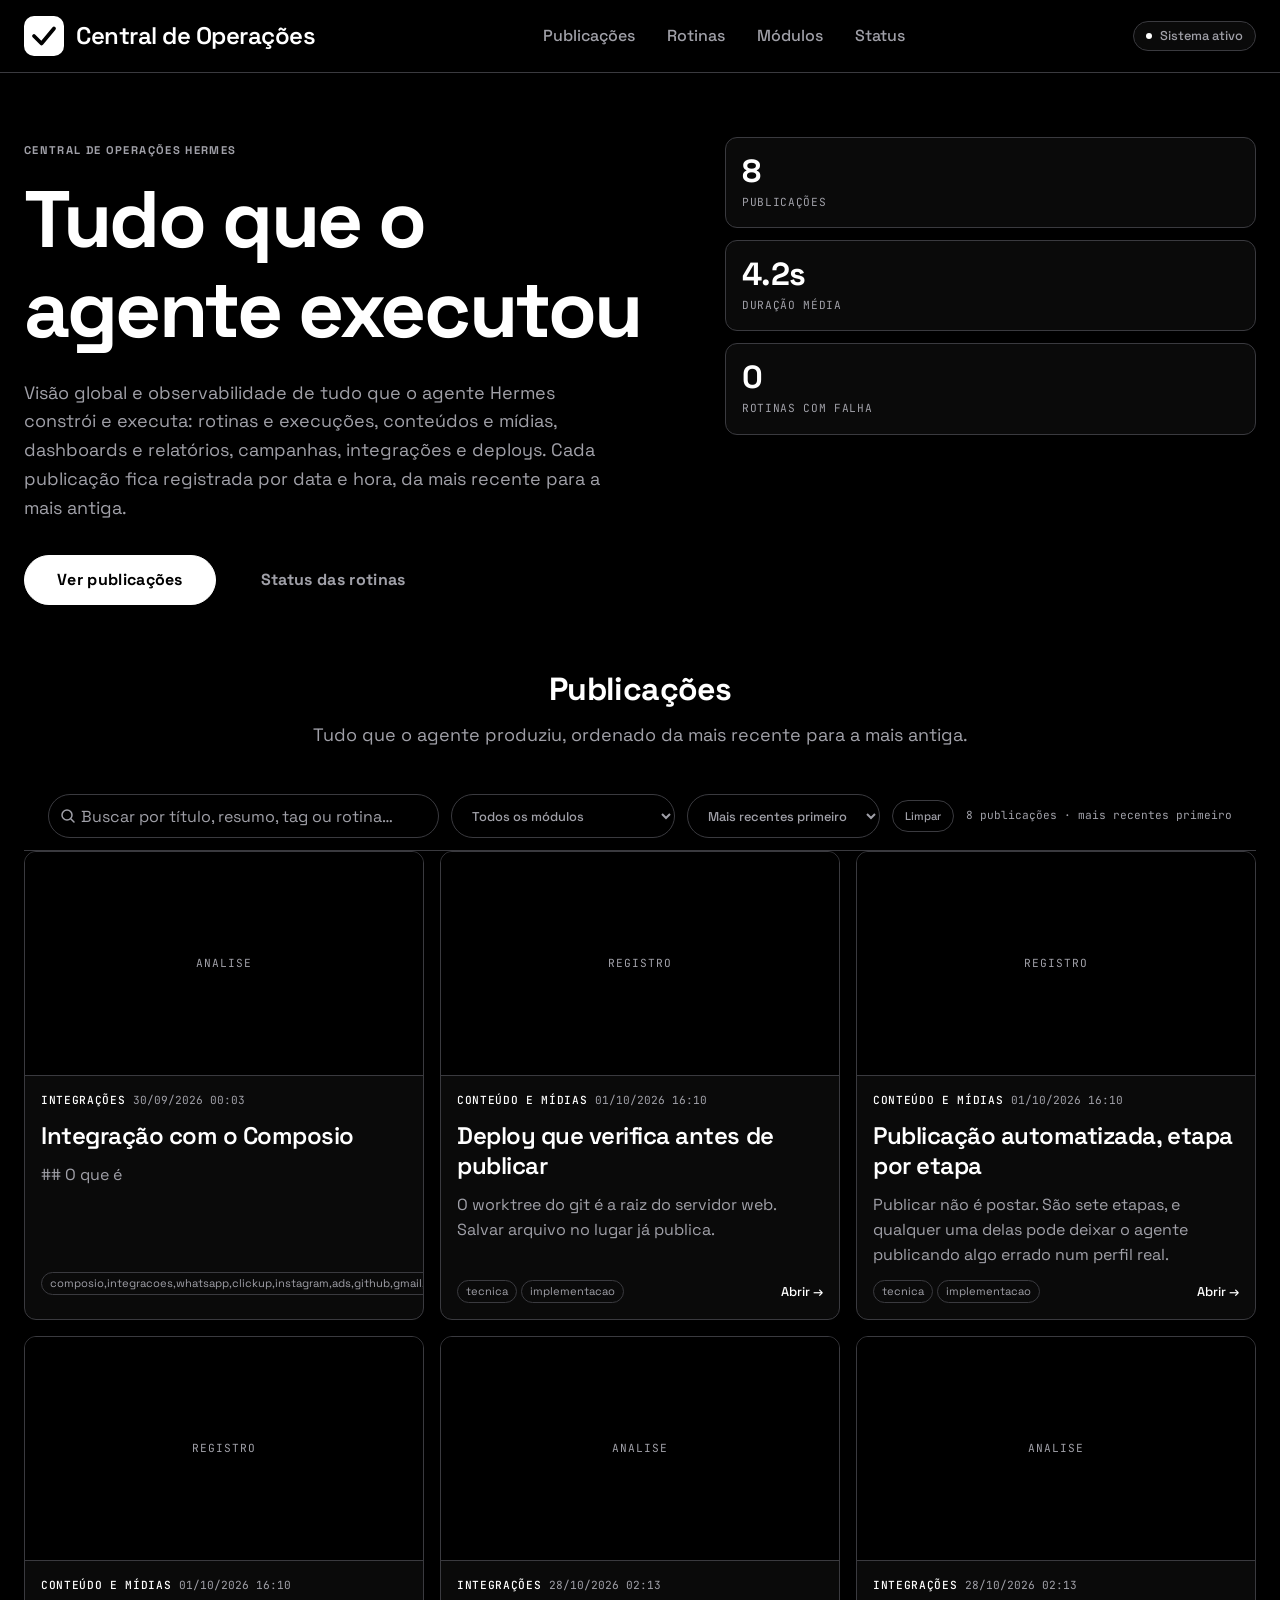
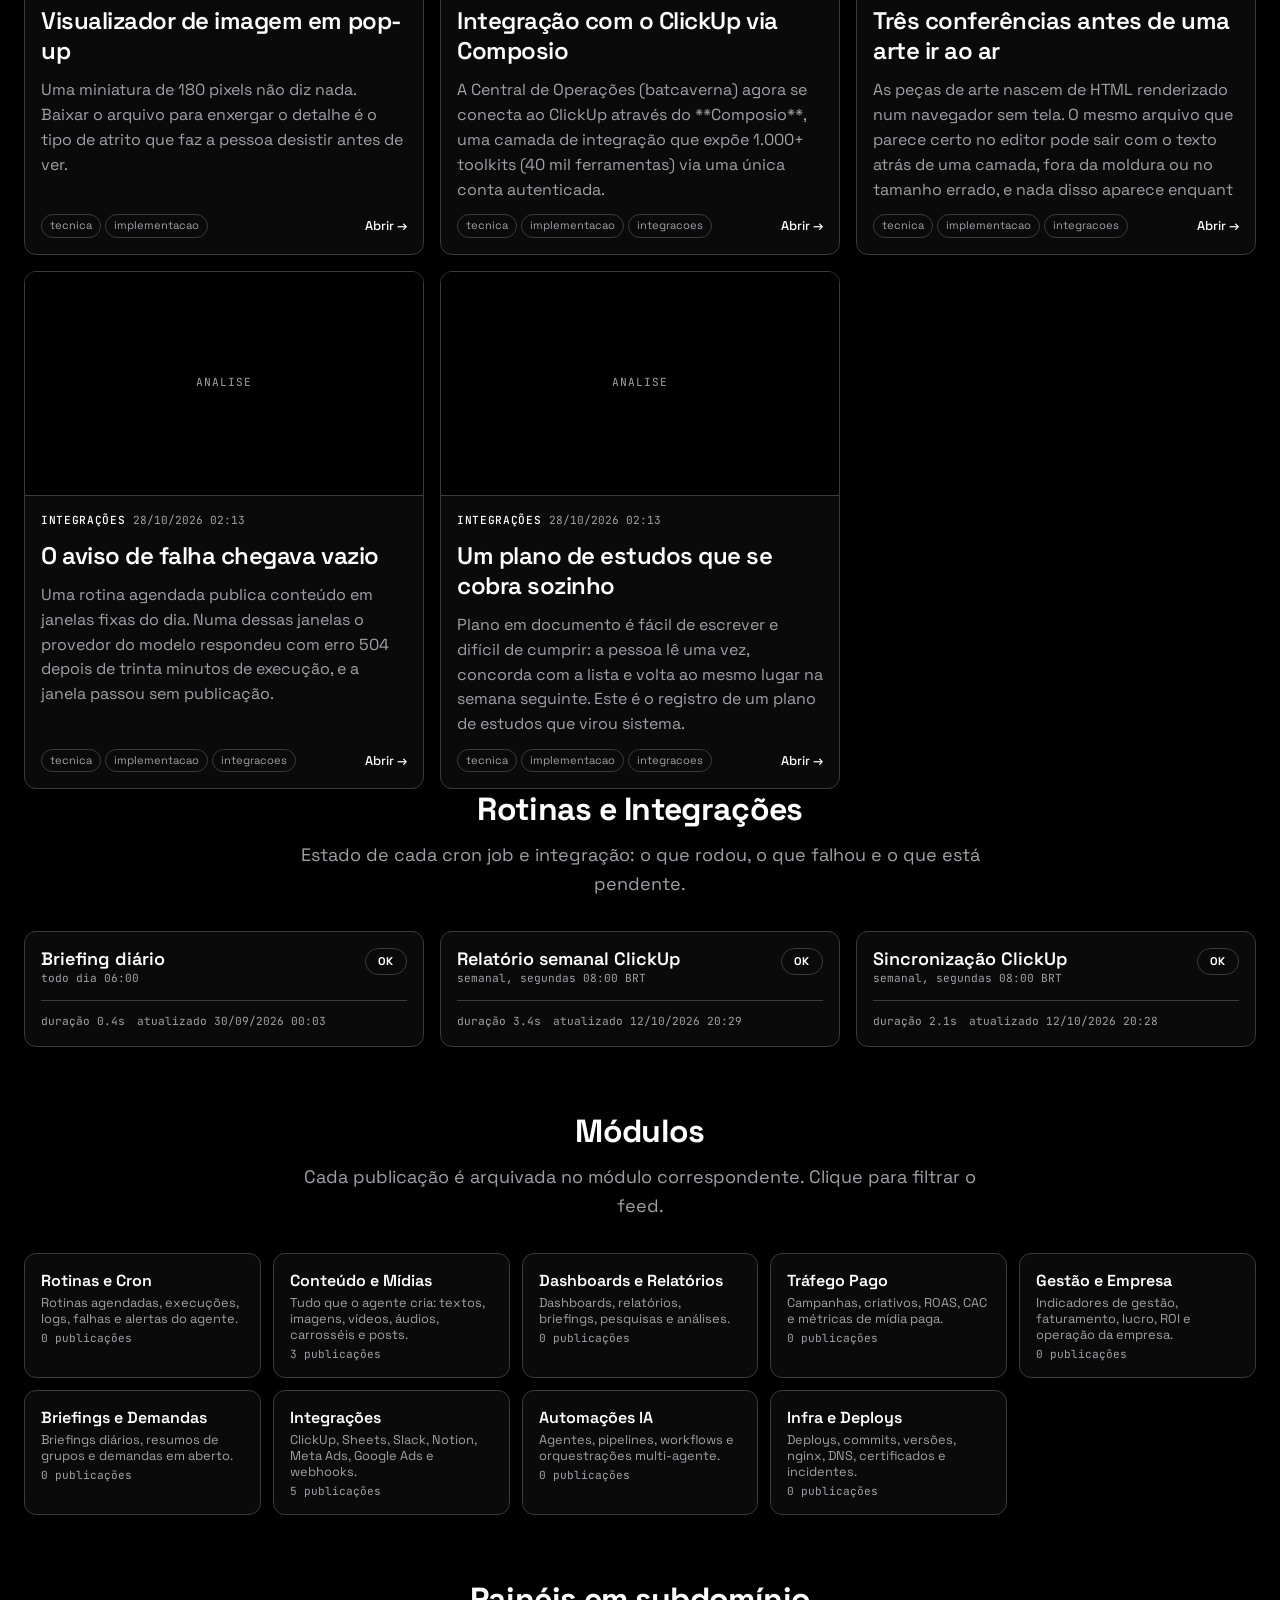
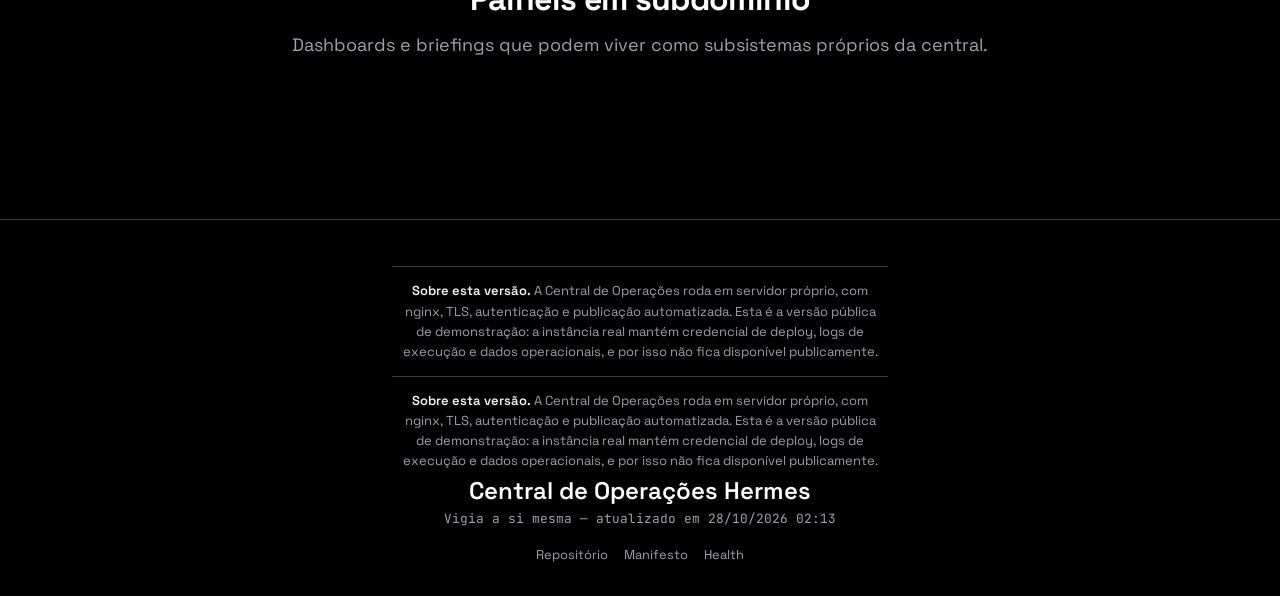
<file: index.html>
<!DOCTYPE html>
<html lang="pt-BR">
<head>
  <meta charset="UTF-8">
  <meta name="viewport" content="width=device-width, initial-scale=1.0">
  <meta name="description" content="Central de Operações Hermes - visão global de todas as operações, tarefas, rotinas, conteúdos e decisões executadas pelo agente">
  <title>Central de Operações Hermes</title>
  <link rel="preconnect" href="https://fonts.googleapis.com">
  <link rel="preconnect" href="https://fonts.gstatic.com" crossorigin>
  <link href="https://fonts.googleapis.com/css2?family=Space+Grotesk:wght@300;400;500;600;700&family=JetBrains+Mono:wght@400;500&display=swap" rel="stylesheet">
  <link rel="icon" href="./favicon.ico?v=189bff2" type="image/x-icon">
  <link rel="stylesheet" href="./css/style.css?v=189bff2">
</head>
<body>
  <div class="page-wrapper">
    <header class="site-header" role="banner">
      <div class="header-inner">
        <div class="header-brand">
          <svg class="logo-mark" viewBox="0 0 32 32" fill="none" aria-hidden="true">
            <rect width="32" height="32" rx="8" fill="currentColor"/>
            <path d="M8 16L14 22L24 10" stroke="#000" stroke-width="3" stroke-linecap="round" stroke-linejoin="round"/>
          </svg>
          <span class="logo-text">Central de Operações</span>
        </div>
                <nav class="header-nav" aria-label="Navegação principal">
          <a href="#feed" class="nav-link active" aria-current="page">Publicações</a>
          <a href="#status" class="nav-link">Rotinas</a>
          <a href="#modulos" class="nav-link">Módulos</a>
          <a href="#painel-status" class="nav-link">Status</a>
        </nav>
        <div class="header-actions">
          <span class="status-badge" aria-live="polite">
            <span class="status-dot" aria-hidden="true"></span>
            <span class="status-text">Carregando…</span>
          </span>
        </div>
      </div>
    </header>

    <main class="main-content" role="main">
      <!-- ============================================================
           HERO + ESTATÍSTICAS GLOBAIS
           ============================================================ -->
      <section class="hero-section" aria-labelledby="hero-title">
        <div class="hero-inner">
          <div class="hero-content">
            <p class="hero-eyebrow">Central de Operações Hermes</p>
            <h1 id="hero-title" class="hero-title">Tudo que o agente executou</h1>
            <p class="hero-description">
              Visão global e observabilidade de tudo que o agente Hermes constrói e executa:
              rotinas e execuções, conteúdos e mídias, dashboards e relatórios, campanhas,
              integrações e deploys. Cada publicação fica registrada por data e hora,
              da mais recente para a mais antiga.
            </p>
            <div class="hero-actions">
              <a href="#feed" class="btn btn-primary">Ver publicações</a>
              <a href="#painel-status" class="btn btn-ghost">Status das rotinas</a>
            </div>
          </div>
          <div class="hero-visual">
            <div class="stats-strip" style="grid-template-columns: 1fr;">
              <div class="stat-tile">
                <div class="stat-value" data-stat="total">—</div>
                <div class="stat-label">Publicações</div>
              </div>
              <div class="stat-tile">
                <div class="stat-value" data-stat="duracao">—</div>
                <div class="stat-label">Duração média</div>
              </div>
              <div class="stat-tile">
                <div class="stat-value" data-stat="falhas">—</div>
                <div class="stat-label">Rotinas com falha</div>
              </div>
            </div>
          </div>
        </div>
      </section>

      <!-- ============================================================
           FEED DE PUBLICAÇÕES
           ============================================================ -->
      <section id="feed" class="feed-section" aria-labelledby="feed-title">
        <div class="section-inner">
          <header class="section-header">
            <h2 id="feed-title" class="section-title">Publicações</h2>
            <p class="section-description">
              Tudo que o agente produziu, ordenado da mais recente para a mais antiga.
            </p>
          </header>

          <div class="filters-bar">
            <div class="filters-inner section-inner">
              <div class="search-field">
                <svg class="search-icon" viewBox="0 0 16 16" fill="none" aria-hidden="true">
                  <circle cx="7" cy="7" r="5" stroke="currentColor" stroke-width="1.5"/>
                  <path d="M11 11L14 14" stroke="currentColor" stroke-width="1.5" stroke-linecap="round"/>
                </svg>
                <label class="sr-only" for="filtro-busca">Buscar publicações</label>
                <input id="filtro-busca" type="search" placeholder="Buscar por título, resumo, tag ou rotina…"
                       autocomplete="off" spellcheck="false">
              </div>
              <label class="sr-only" for="filtro-modulo">Filtrar por módulo</label>
              <select id="filtro-modulo" class="filter-select">
                <option value="">Todos os módulos</option>
              </select>
              <label class="sr-only" for="filtro-ordem">Ordenar por</label>
              <select id="filtro-ordem" class="filter-select">
                <option value="recentes">Mais recentes primeiro</option>
                <option value="antigas">Mais antigas primeiro</option>
                <option value="titulo">Título (A–Z)</option>
              </select>
              <button type="button" id="filtro-limpar" class="filters-clear">Limpar</button>
              <span id="feed-resumo" class="filters-summary" aria-live="polite">carregando…</span>
            </div>
          </div>

          <!-- nomes legíveis dos módulos, usados nos cards -->
          <div hidden>
            <span data-nome-modulo="rotinas" data-nome="Rotinas e Cron"></span>
            <span data-nome-modulo="conteudo" data-nome="Conteúdo e Mídias"></span>
            <span data-nome-modulo="dashboards" data-nome="Dashboards e Relatórios"></span>
            <span data-nome-modulo="trafego" data-nome="Tráfego Pago"></span>
            <span data-nome-modulo="gestao" data-nome="Gestão e Empresa"></span>
            <span data-nome-modulo="briefings" data-nome="Briefings e Demandas"></span>
            <span data-nome-modulo="integracoes" data-nome="Integrações"></span>
            <span data-nome-modulo="automacoes" data-nome="Automações IA"></span>
            <span data-nome-modulo="infra" data-nome="Infra e Deploys"></span>
          </div>

          <div id="feed-grid" class="feed-grid">
            <p class="load-state">Carregando publicações…</p>
          </div>
        </div>
      </section>

      <!-- ============================================================
           STATUS DE ROTINAS E INTEGRAÇÕES
           ============================================================ -->
      <section id="painel-status" class="modules-section" aria-labelledby="painel-status-title">
        <div class="section-inner">
          <header class="section-header">
            <h2 id="painel-status-title" class="section-title">Rotinas e Integrações</h2>
            <p class="section-description">
              Estado de cada cron job e integração: o que rodou, o que falhou e o que está pendente.
            </p>
          </header>
          <div id="status-grid" class="status-panel">
            <p class="load-state">Carregando status…</p>
          </div>
        </div>
      </section>

      <!-- ============================================================
           MÓDULOS
           ============================================================ -->
      <section id="modulos" class="modules-section" aria-labelledby="modulos-title">
        <div class="section-inner">
          <header class="section-header">
            <h2 id="modulos-title" class="section-title">Módulos</h2>
            <p class="section-description">
              Cada publicação é arquivada no módulo correspondente. Clique para filtrar o feed.
            </p>
          </header>
          <div id="module-grid" class="module-grid"></div>
        </div>
      </section>

      <!-- ============================================================
           PAINÉIS EM SUBDOMÍNIO
           ============================================================ -->
      <section id="subsites" class="modules-section" aria-labelledby="subsites-title">
        <div class="section-inner">
          <header class="section-header">
            <h2 id="subsites-title" class="section-title">Painéis em subdomínio</h2>
            <p class="section-description">
              Dashboards e briefings que podem viver como subsistemas próprios da central.
            </p>
          </header>
          <div id="subsite-grid" class="subsite-grid"></div>
        </div>
      </section>
    </main>

    <footer class="site-footer" role="contentinfo">
  <p class="footer-note">
    <strong>Sobre esta versão.</strong> A Central de Operações roda em servidor
    próprio, com nginx, TLS, autenticação e publicação automatizada. Esta é a
    versão pública de demonstração: a instância real mantém credencial de deploy,
    logs de execução e dados operacionais, e por isso não fica disponível
    publicamente.
  </p>

  <p class="footer-note">
    <strong>Sobre esta versão.</strong> A Central de Operações roda em servidor
    próprio, com nginx, TLS, autenticação e publicação automatizada. Esta é a
    versão pública de demonstração: a instância real mantém credencial de deploy,
    logs de execução e dados operacionais, e por isso não fica disponível
    publicamente.
  </p>

      <div class="footer-inner">
        <div class="footer-main">
          <p class="footer-brand">Central de Operações Hermes</p>
          <p class="footer-tagline">
            Vigia a si mesma — atualizado em <time id="footer-atualizado">—</time>
          </p>
        </div>
        <div class="footer-links">
          <a href="https://github.com/JonasFilhoDev/central_operacoes_demo" target="_blank" rel="noopener" class="footer-link">Repositório</a>
          <a href="./data/index.json" class="footer-link">Manifesto</a>
          <a href="./health.json" class="footer-link">Health</a>
        </div>
      </div>
    </footer>
  </div>

  <script src="./js/feed.js?v=189bff2"></script>
  <script src="./js/app.js?v=189bff2"></script>
</body>
</html>
</file>
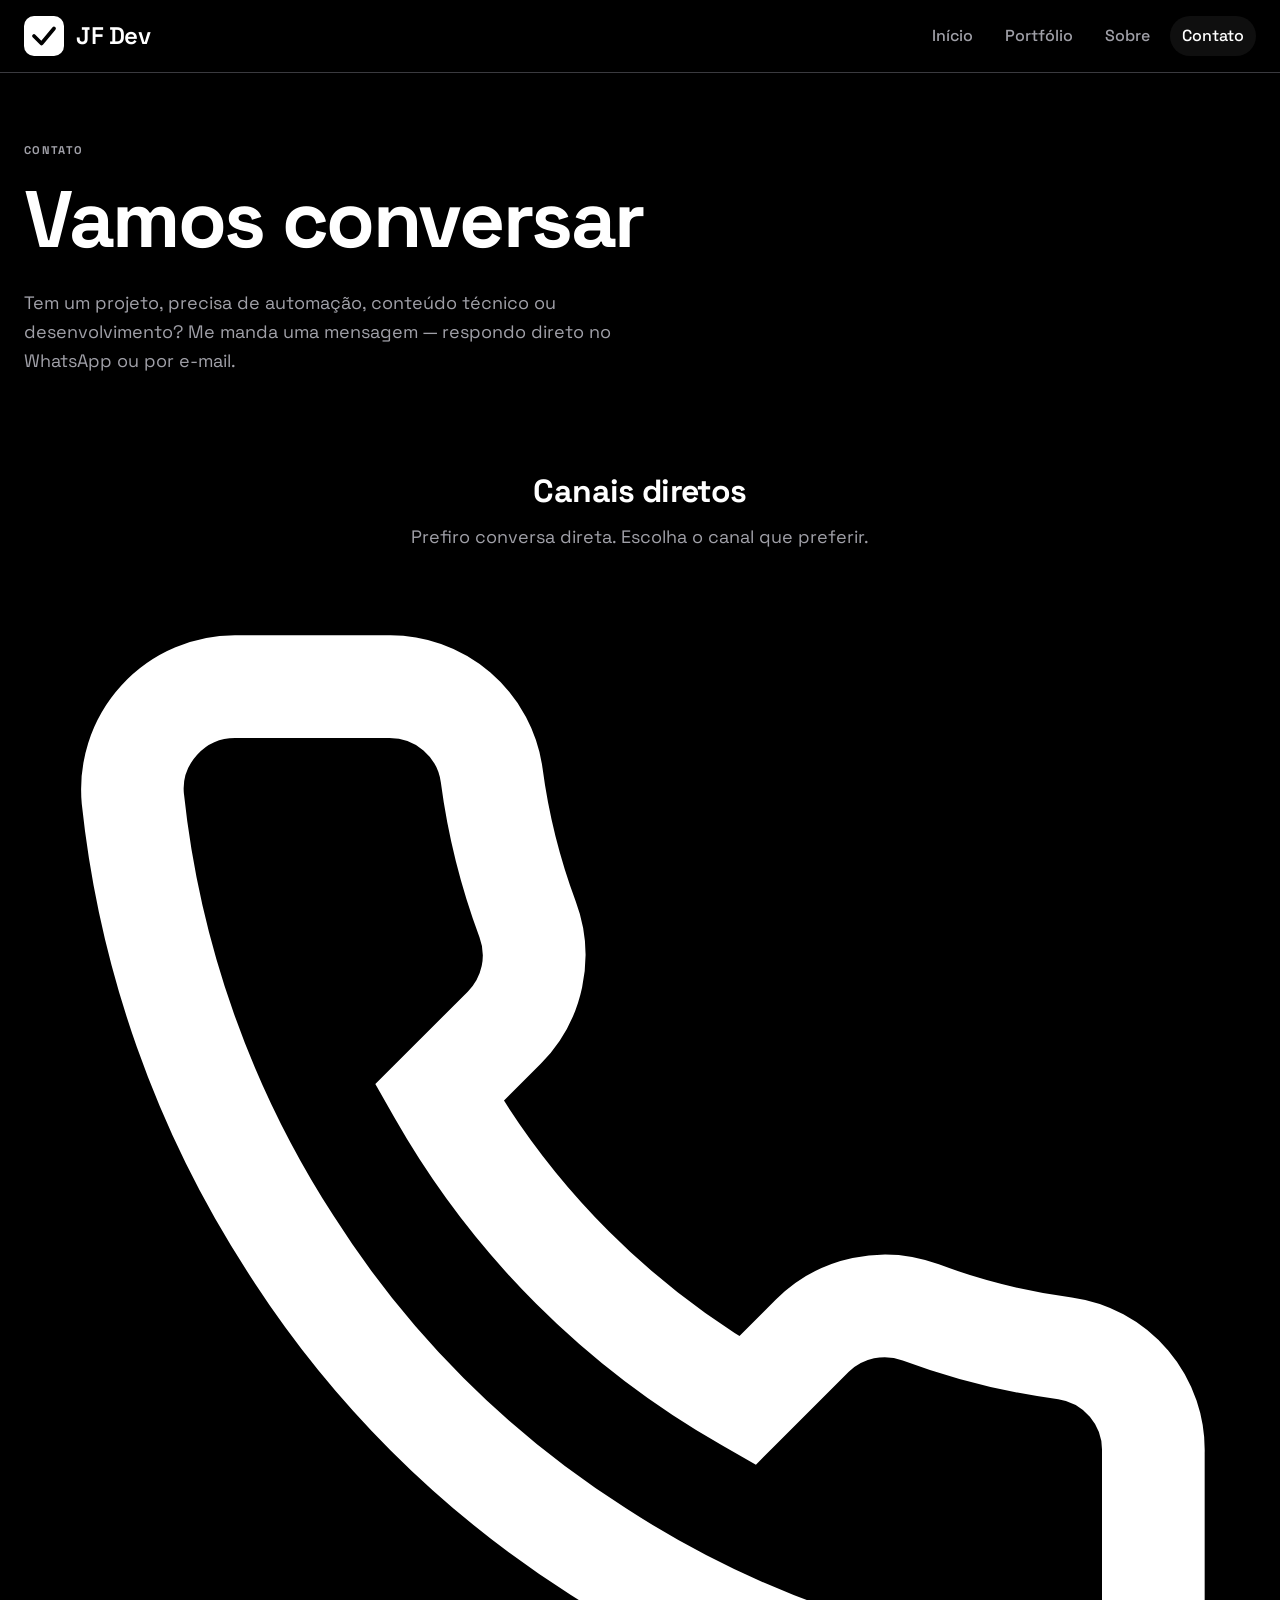
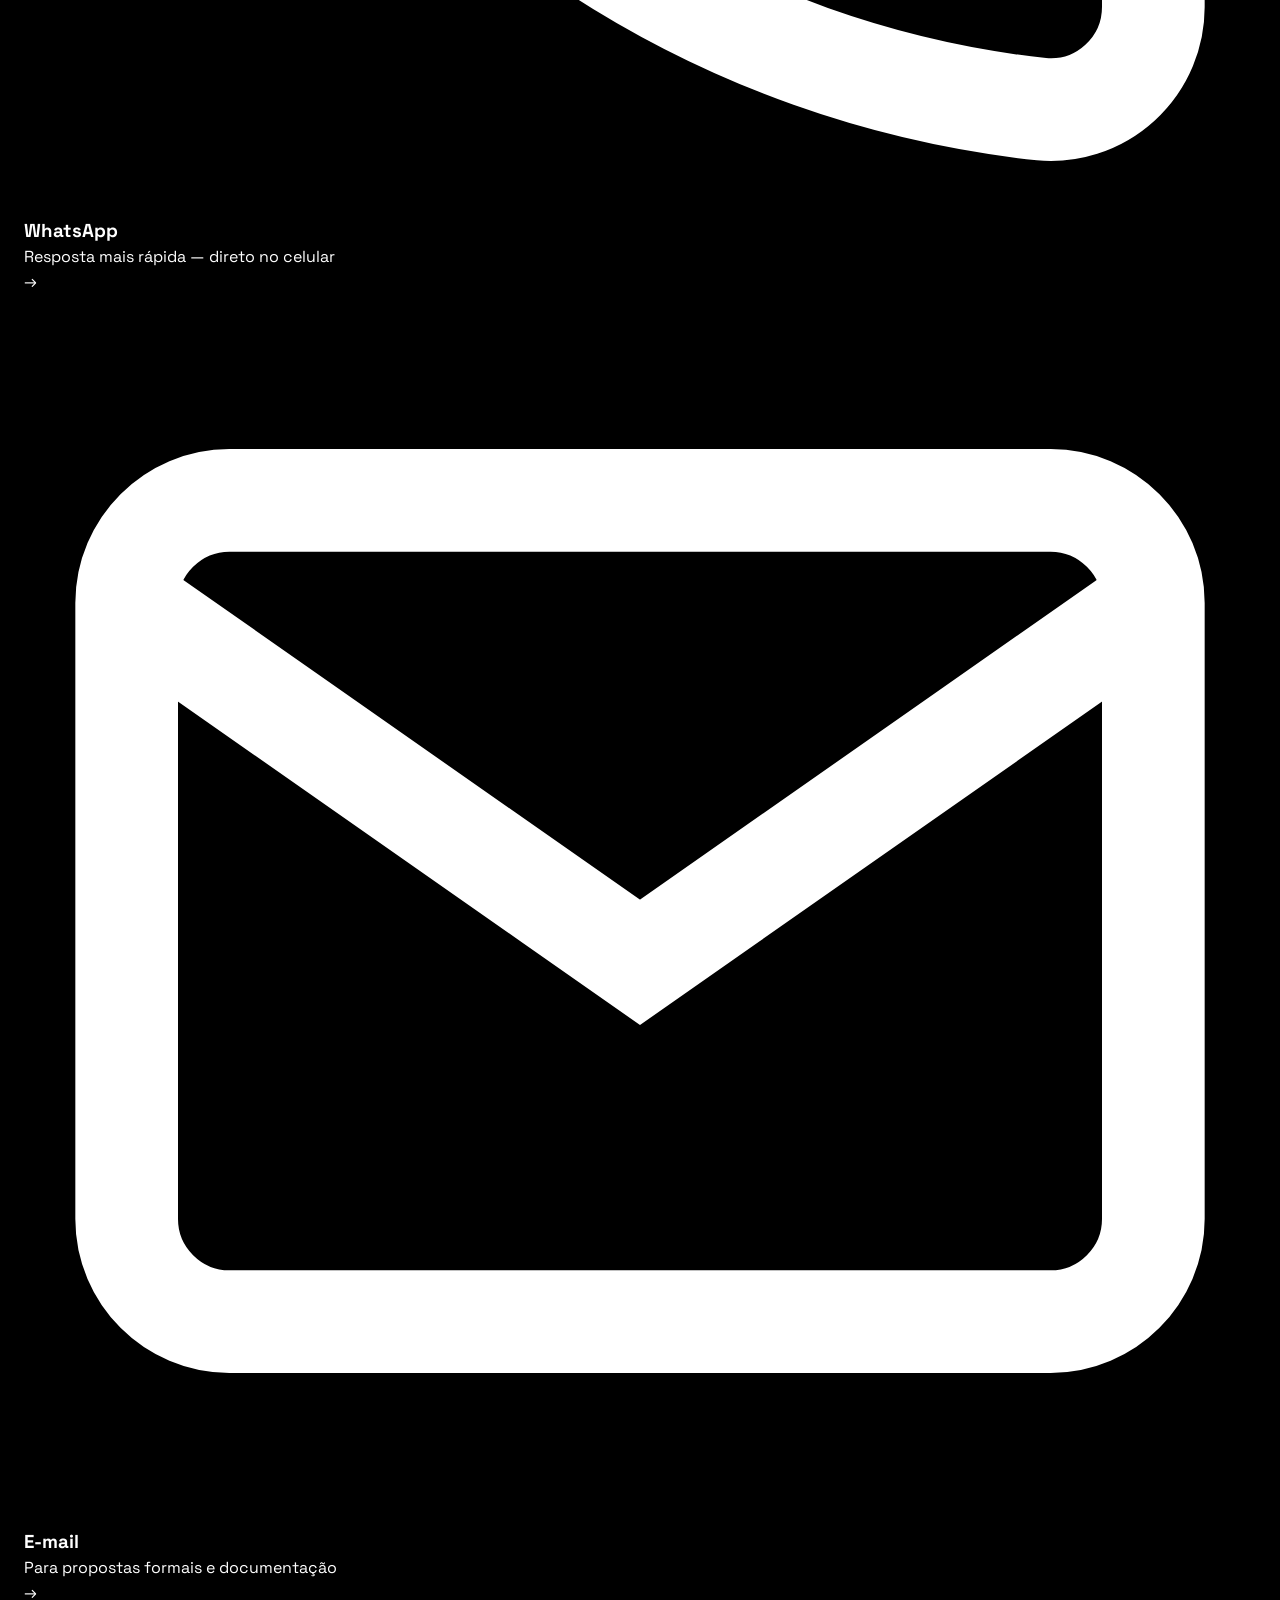
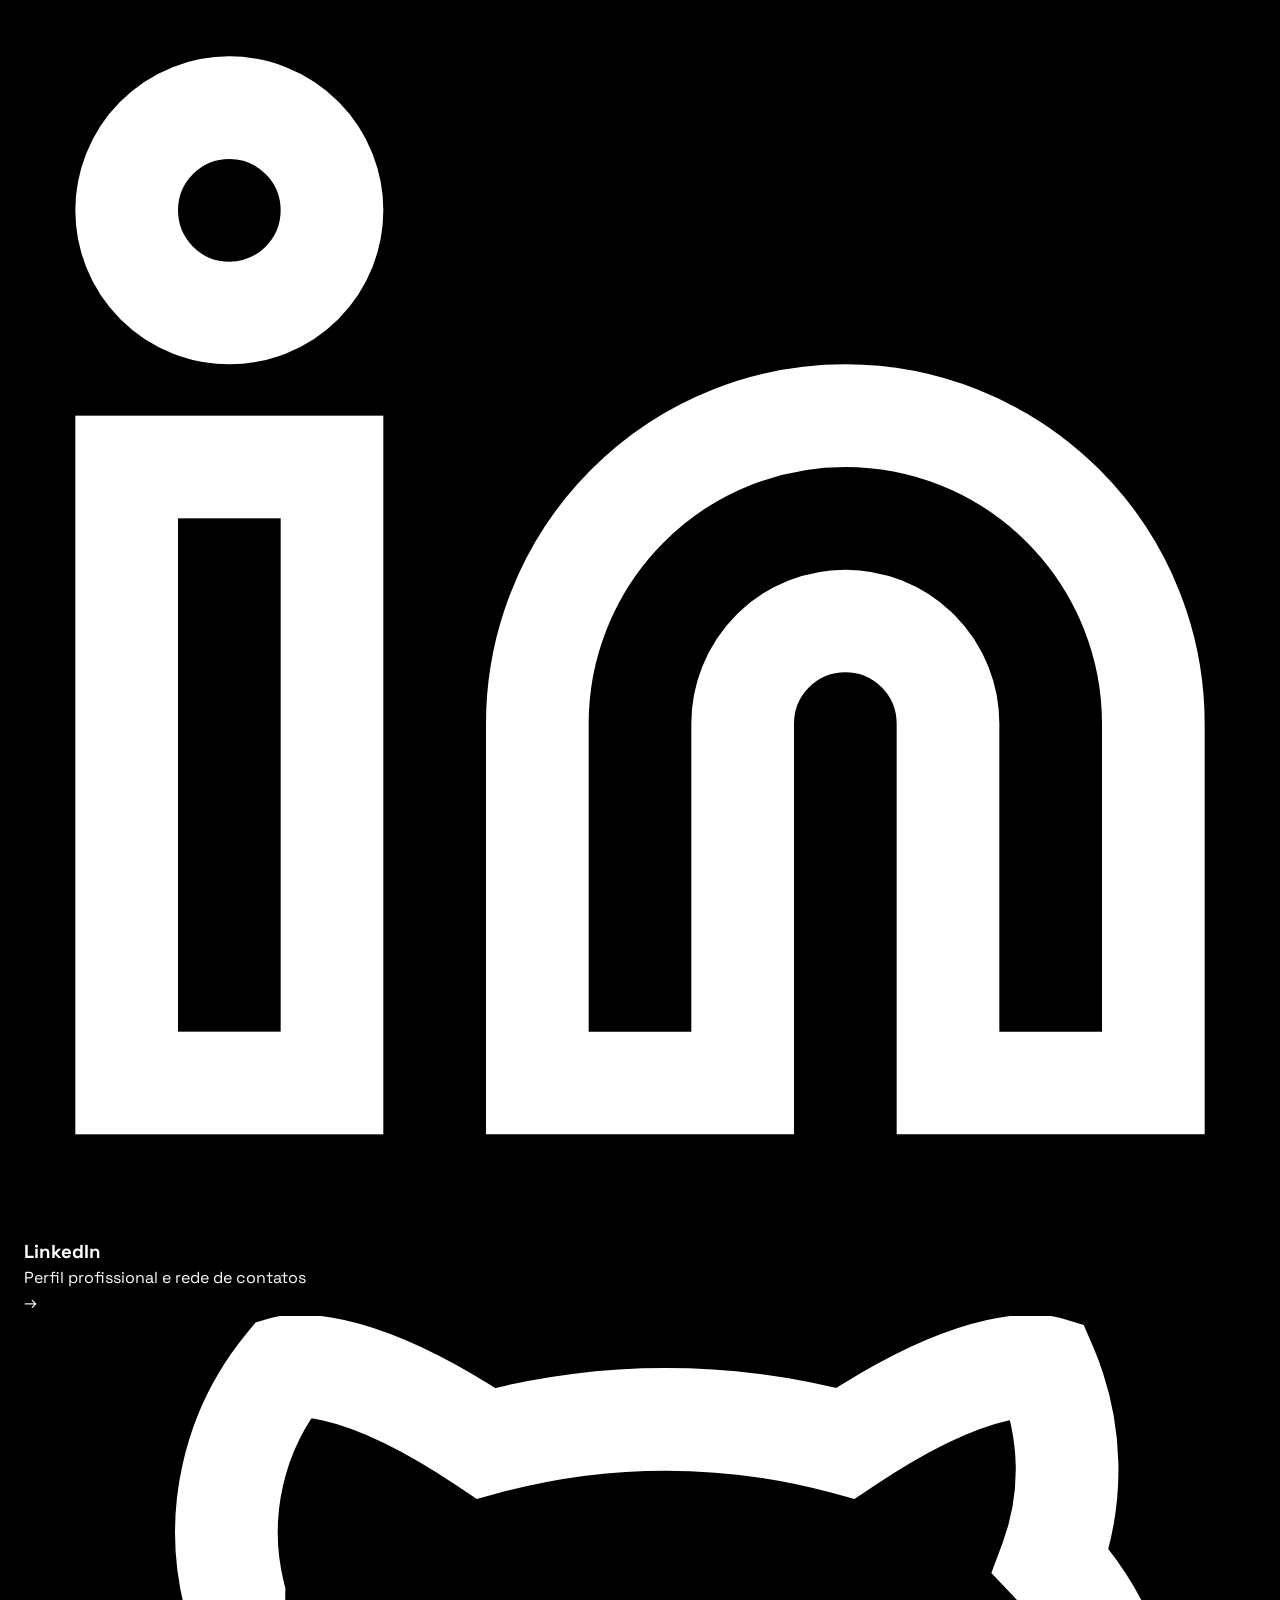
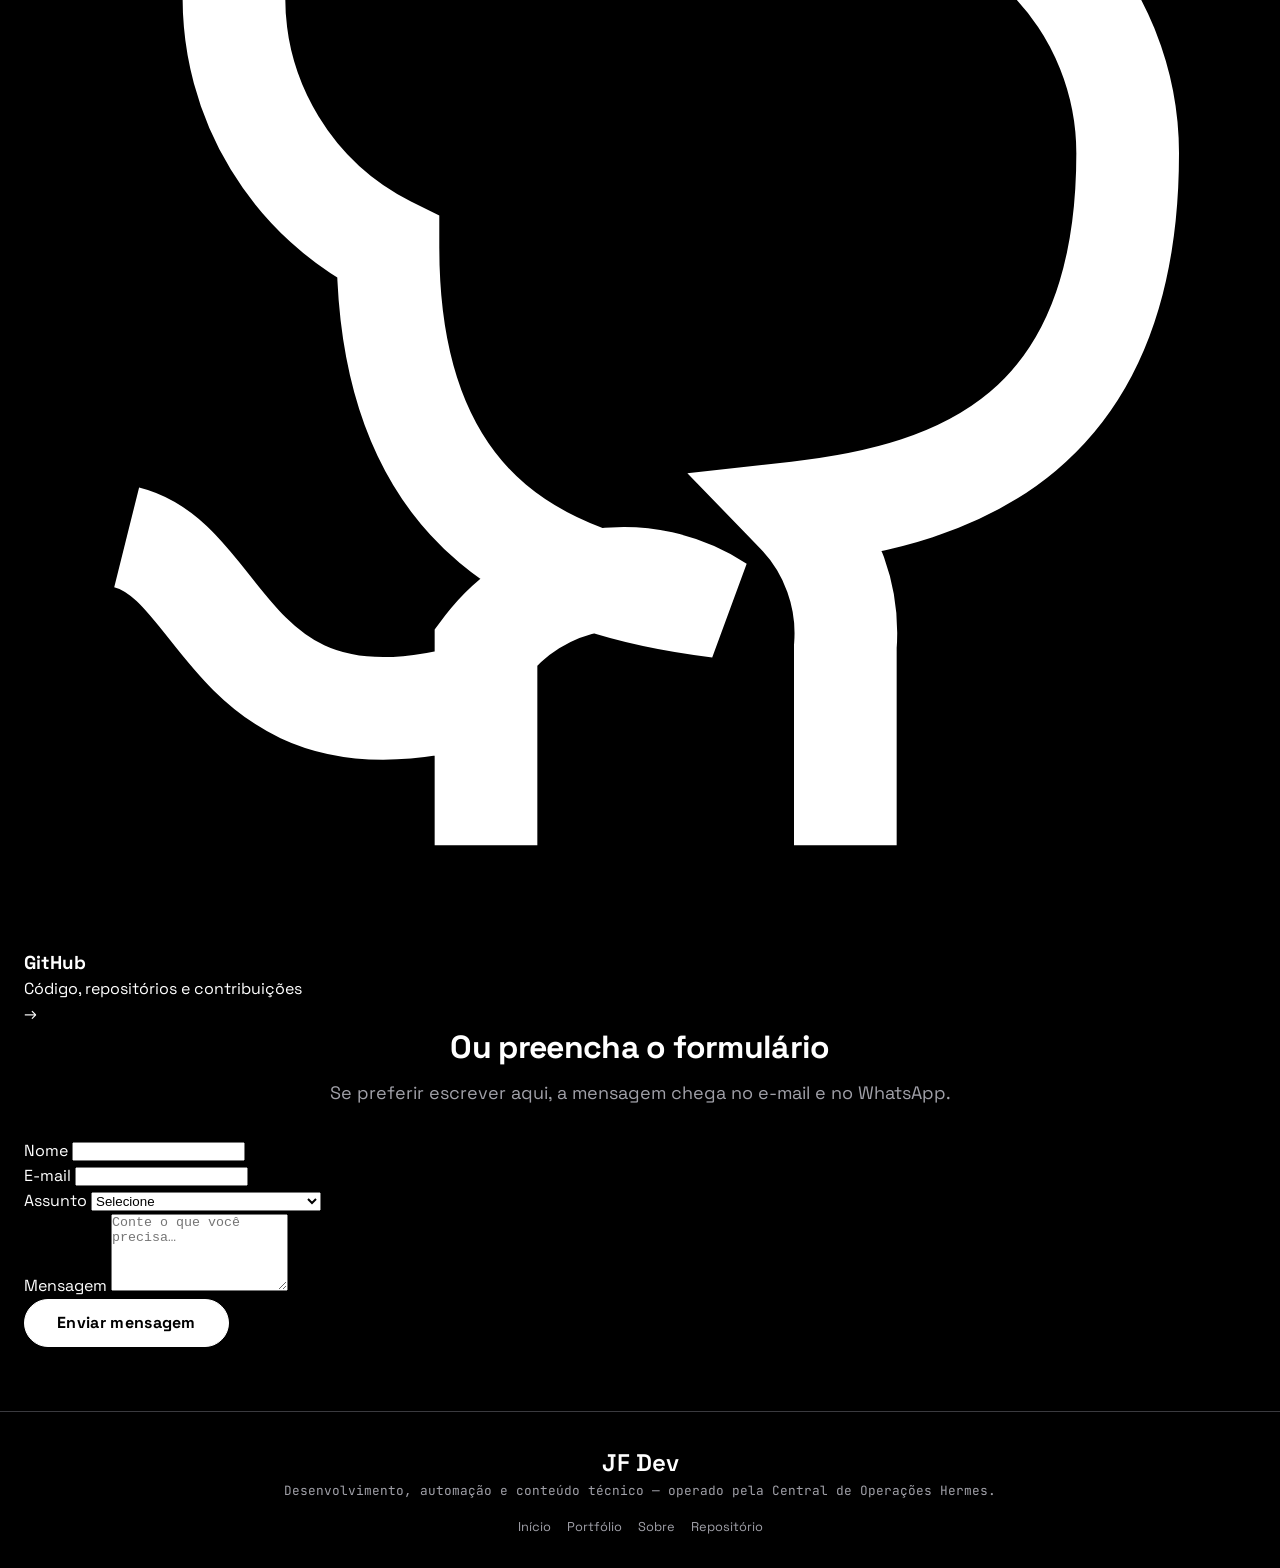
<file: contato.html>
<!DOCTYPE html>
<html lang="pt-BR">
<head>
  <meta charset="UTF-8">
  <meta name="viewport" content="width=device-width, initial-scale=1.0">
  <meta name="description" content="Contato JF Dev — Fale sobre seu projeto, automação, conteúdo técnico ou desenvolvimento.">
  <title>Contato — JF Dev</title>
  <link rel="preconnect" href="https://fonts.googleapis.com">
  <link rel="preconnect" href="https://fonts.gstatic.com" crossorigin>
  <link href="https://fonts.googleapis.com/css2?family=Space+Grotesk:wght@300;400;500;600;700&family=JetBrains+Mono:wght@400;500&display=swap" rel="stylesheet">
  <link rel="icon" href="./favicon.ico?v=189bff2" type="image/x-icon">
  <link rel="stylesheet" href="./css/style.css?v=189bff2">
</head>
<body>
  <div class="page-wrapper">
    <header class="site-header" role="banner">
      <div class="header-inner">
        <div class="header-brand">
          <a href="./" class="header-brand" style="text-decoration:none;">
            <svg class="logo-mark" viewBox="0 0 32 32" fill="none" aria-hidden="true">
              <rect width="32" height="32" rx="8" fill="currentColor"/>
              <path d="M8 16L14 22L24 10" stroke="#000" stroke-width="3" stroke-linecap="round" stroke-linejoin="round"/>
            </svg>
            <span class="logo-text">JF Dev</span>
          </a>
        </div>
        <nav class="header-nav" aria-label="Navegação principal">
          <a href="./" class="nav-link">Início</a>
          <a href="./portfolio.html" class="nav-link">Portfólio</a>
          <a href="./sobre.html" class="nav-link">Sobre</a>
          <a href="./contato.html" class="nav-link active" aria-current="page">Contato</a>
        </nav>
      </div>
    </header>

    <main class="main-content" role="main">
      <section class="hero-section hero-small" aria-labelledby="hero-title">
        <div class="hero-inner">
          <div class="hero-content">
            <p class="hero-eyebrow">Contato</p>
            <h1 id="hero-title" class="hero-title">Vamos conversar</h1>
            <p class="hero-description">
              Tem um projeto, precisa de automação, conteúdo técnico ou desenvolvimento?
              Me manda uma mensagem — respondo direto no WhatsApp ou por e-mail.
            </p>
          </div>
        </div>
      </section>

      <section class="contact-section" aria-labelledby="contact-title">
        <div class="section-inner">
          <header class="section-header">
            <h2 id="contact-title" class="section-title">Canais diretos</h2>
            <p class="section-description">
              Prefiro conversa direta. Escolha o canal que preferir.
            </p>
          </header>
          <div class="contact-grid">
            <a href="https://wa.me/553399367207" target="_blank" rel="noopener" class="contact-card">
              <svg class="contact-icon" viewBox="0 0 24 24" fill="none" stroke="currentColor" stroke-width="2" aria-hidden="true">
                <path d="M22 16.92v3a2 2 0 0 1-2.18 2 19.79 19.79 0 0 1-8.63-3.07 19.5 19.5 0 0 1-6-6 19.79 19.79 0 0 1-3.07-8.67A2 2 0 0 1 4.11 2h3a2 2 0 0 1 2 1.72 12.84 12.84 0 0 0 .7 2.81 2 2 0 0 1-.45 2.11L8.09 9.91a16 16 0 0 0 6 6l1.27-1.27a2 2 0 0 1 2.11-.45 12.84 12.84 0 0 0 2.81.7A2 2 0 0 1 22 16.92z"/>
              </svg>
              <h3>WhatsApp</h3>
              <p>Resposta mais rápida — direto no celular</p>
              <span class="contact-arrow">→</span>
            </a>
            <a href="mailto:contato@jonasfilho.dev.br" class="contact-card">
              <svg class="contact-icon" viewBox="0 0 24 24" fill="none" stroke="currentColor" stroke-width="2" aria-hidden="true">
                <path d="M4 4h16c1.1 0 2 .9 2 2v12c0 1.1-.9 2-2 2H4c-1.1 0-2-.9-2-2V6c0-1.1.9-2 2-2z"/>
                <polyline points="22,6 12,13 2,6"/>
              </svg>
              <h3>E-mail</h3>
              <p>Para propostas formais e documentação</p>
              <span class="contact-arrow">→</span>
            </a>
            <a href="https://linkedin.com/in/jonasfilhodev" target="_blank" rel="noopener" class="contact-card">
              <svg class="contact-icon" viewBox="0 0 24 24" fill="none" stroke="currentColor" stroke-width="2" aria-hidden="true">
                <path d="M16 8a6 6 0 0 1 6 6v7h-4v-7a2 2 0 0 0-2-2 2 2 0 0 0-2 2v7h-4v-7a6 6 0 0 1 6-6z"/>
                <rect x="2" y="9" width="4" height="12"/>
                <circle cx="4" cy="4" r="2"/>
              </svg>
              <h3>LinkedIn</h3>
              <p>Perfil profissional e rede de contatos</p>
              <span class="contact-arrow">→</span>
            </a>
            <a href="https://github.com/JonasFilhoDev" target="_blank" rel="noopener" class="contact-card">
              <svg class="contact-icon" viewBox="0 0 24 24" fill="none" stroke="currentColor" stroke-width="2" aria-hidden="true">
                <path d="M9 19c-5 1.5-5-2.5-7-3m14 6v-3.87a3.37 3.37 0 0 0-.94-2.61c3.14-.35 6.44-1.54 6.44-7A5.44 5.44 0 0 0 20 4.77 5.07 5.07 0 0 0 19.91 1S18.73.65 16 2.48a13.38 13.38 0 0 0-7 0C6.27.65 5.09 1 5.09 1a5.07 5.07 0 0 0-1 4.42 5.44 5.44 0 0 0 3 4.93c0 5.42 3.3 6.61 6.44 7A3.37 3.37 0 0 0 9 18.13V22"/>
              </svg>
              <h3>GitHub</h3>
              <p>Código, repositórios e contribuições</p>
              <span class="contact-arrow">→</span>
            </a>
          </div>
        </div>
      </section>

      <section class="contact-form-section" aria-labelledby="form-title">
        <div class="section-inner">
          <header class="section-header">
            <h2 id="form-title" class="section-title">Ou preencha o formulário</h2>
            <p class="section-description">
              Se preferir escrever aqui, a mensagem chega no e-mail e no WhatsApp.
            </p>
          </header>
          <form id="contact-form" class="contact-form" action="https://formspree.io/f/xaybrlqw" method="POST">
            <div class="form-row">
              <label for="nome">Nome</label>
              <input type="text" id="nome" name="nome" required autocomplete="name">
            </div>
            <div class="form-row">
              <label for="email">E-mail</label>
              <input type="email" id="email" name="email" required autocomplete="email">
            </div>
            <div class="form-row">
              <label for="assunto">Assunto</label>
              <select id="assunto" name="assunto" required>
                <option value="">Selecione</option>
                <option value="projeto">Novo projeto / desenvolvimento</option>
                <option value="automacao">Automação / IA / pipelines</option>
                <option value="conteudo">Conteúdo técnico / carrossel / Reel</option>
                <option value="consultoria">Consultoria / mentoria</option>
                <option value="outro">Outro</option>
              </select>
            </div>
            <div class="form-row">
              <label for="mensagem">Mensagem</label>
              <textarea id="mensagem" name="mensagem" rows="5" required placeholder="Conte o que você precisa…"></textarea>
            </div>
            <button type="submit" class="btn btn-primary">Enviar mensagem</button>
            <p id="form-status" class="form-status" aria-live="polite"></p>
          </form>
        </div>
      </section>
    </main>

    <footer class="site-footer" role="contentinfo">
      <div class="footer-inner">
        <div class="footer-main">
          <p class="footer-brand">JF Dev</p>
          <p class="footer-tagline">
            Desenvolvimento, automação e conteúdo técnico — operado pela Central de Operações Hermes.
          </p>
        </div>
        <div class="footer-links">
          <a href="./" class="footer-link">Início</a>
          <a href="./portfolio.html" class="footer-link">Portfólio</a>
          <a href="./sobre.html" class="footer-link">Sobre</a>
          <a href="https://github.com/JonasFilhoDev/central_operacoes_demo" target="_blank" rel="noopener" class="footer-link">Repositório</a>
        </div>
      </div>
    </footer>
  </div>
  <script src="./js/app.js?v=189bff2"></script>
  <script src="./js/contato.js?v=189bff2"></script>
</body>
</html>
</file>
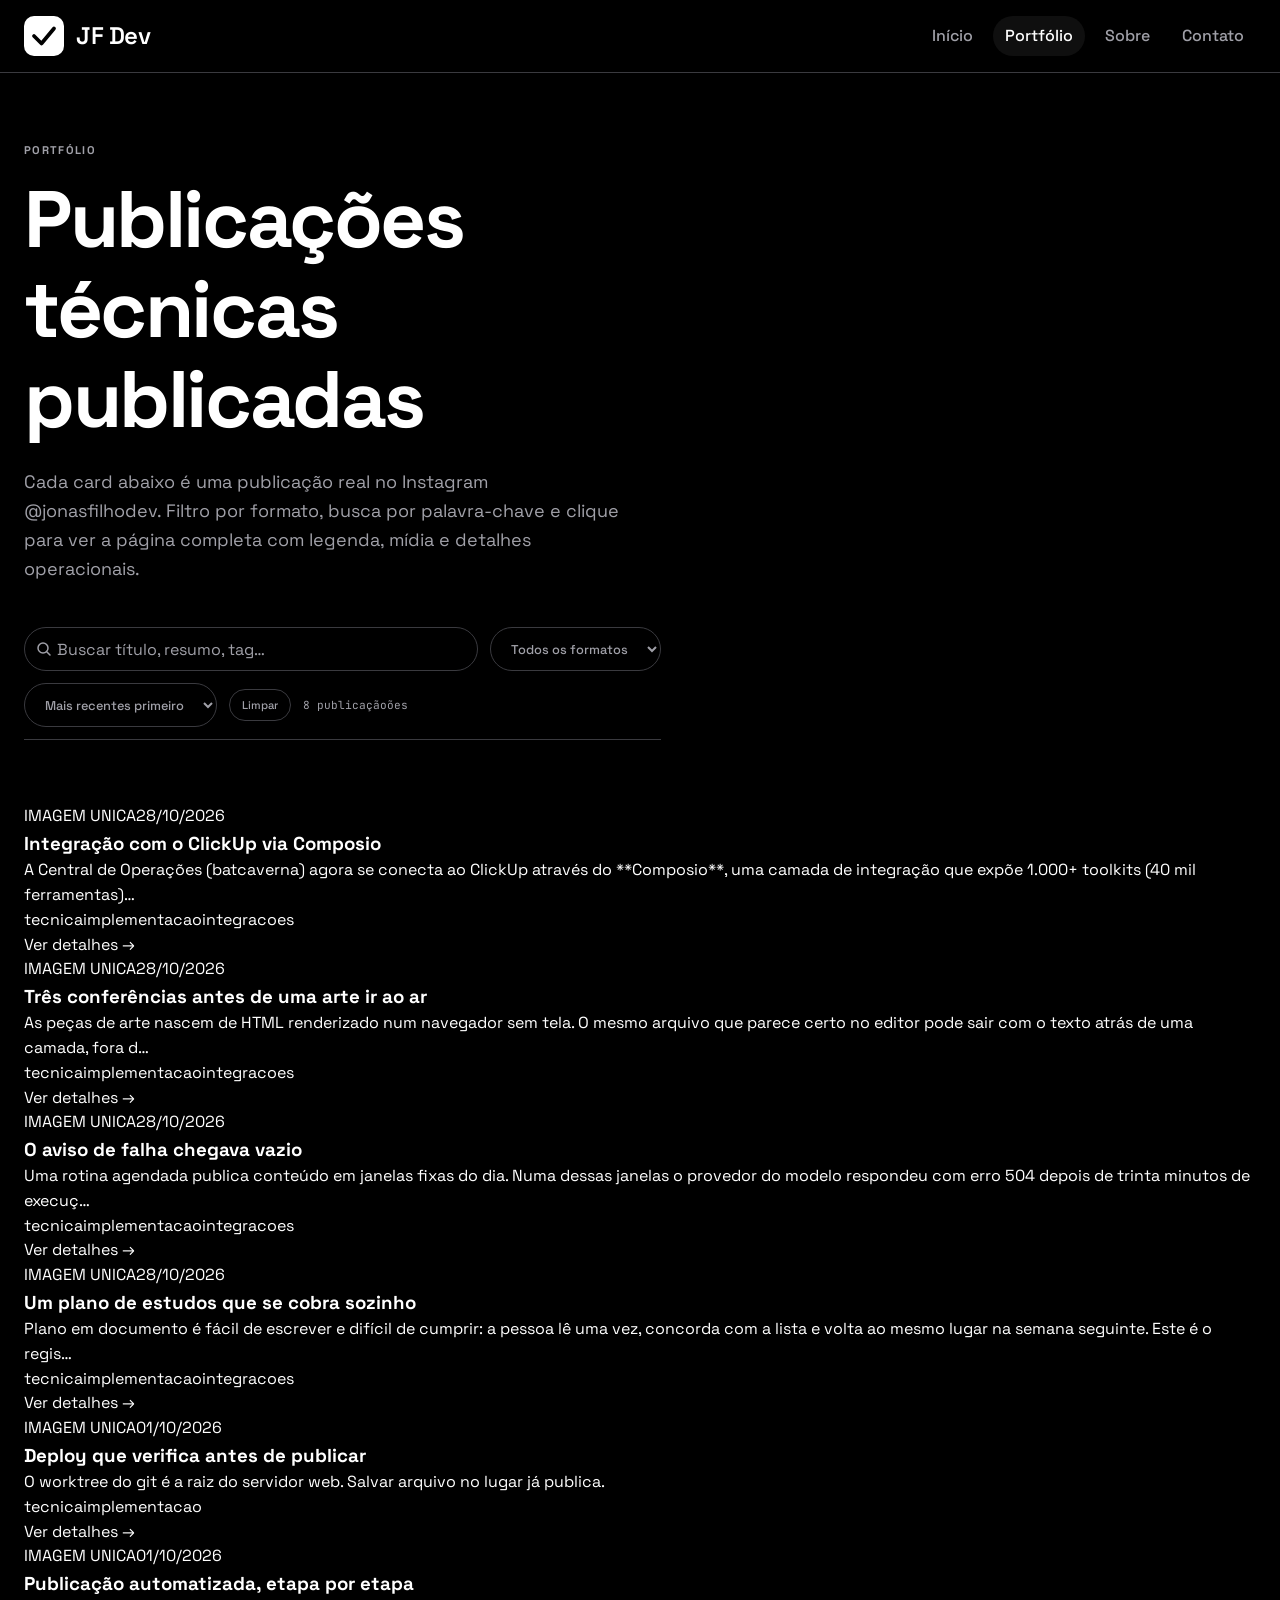
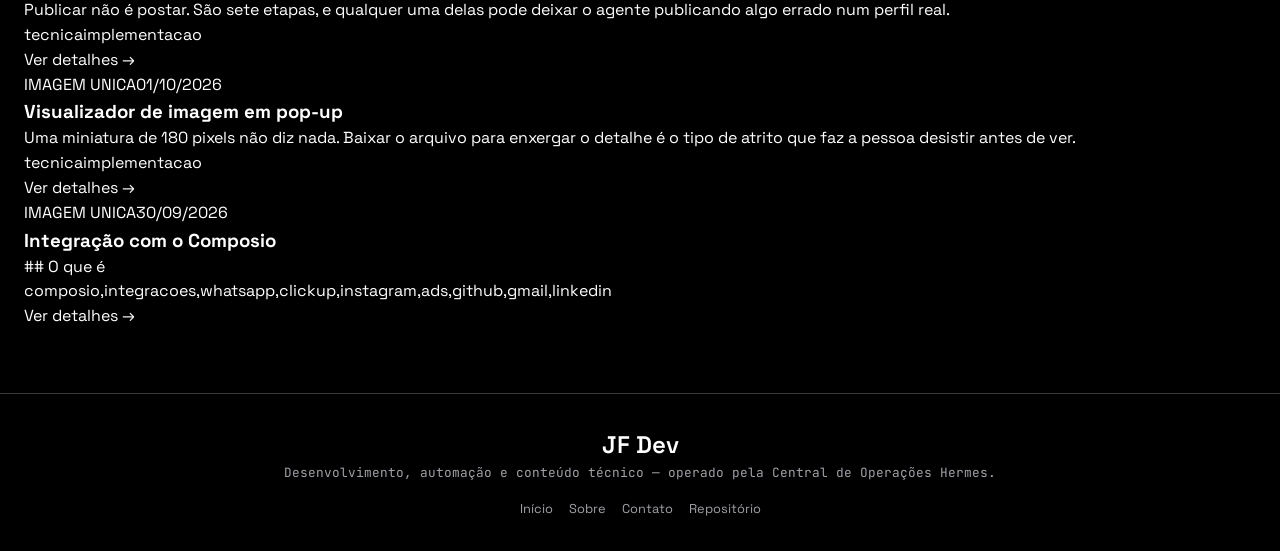
<file: portfolio.html>
<!DOCTYPE html>
<html lang="pt-BR">
<head>
  <meta charset="UTF-8">
  <meta name="viewport" content="width=device-width, initial-scale=1.0">
  <meta name="description" content="Portfólio JF Dev — Carrosséis técnicos, Reels, imagens únicas e automações. Exemplos reais publicados no Instagram.">
  <title>Portfólio — JF Dev</title>
  <link rel="preconnect" href="https://fonts.googleapis.com">
  <link rel="preconnect" href="https://fonts.gstatic.com" crossorigin>
  <link href="https://fonts.googleapis.com/css2?family=Space+Grotesk:wght@300;400;500;600;700&family=JetBrains+Mono:wght@400;500&display=swap" rel="stylesheet">
  <link rel="icon" href="./favicon.ico?v=189bff2" type="image/x-icon">
  <link rel="stylesheet" href="./css/style.css?v=189bff2">
</head>
<body>
  <div class="page-wrapper">
    <header class="site-header" role="banner">
      <div class="header-inner">
        <div class="header-brand">
          <a href="./" class="header-brand" style="text-decoration:none;">
            <svg class="logo-mark" viewBox="0 0 32 32" fill="none" aria-hidden="true">
              <rect width="32" height="32" rx="8" fill="currentColor"/>
              <path d="M8 16L14 22L24 10" stroke="#000" stroke-width="3" stroke-linecap="round" stroke-linejoin="round"/>
            </svg>
            <span class="logo-text">JF Dev</span>
          </a>
        </div>
        <nav class="header-nav" aria-label="Navegação principal">
          <a href="./" class="nav-link">Início</a>
          <a href="./portfolio.html" class="nav-link active" aria-current="page">Portfólio</a>
          <a href="./sobre.html" class="nav-link">Sobre</a>
          <a href="./contato.html" class="nav-link">Contato</a>
        </nav>
      </div>
    </header>

    <main class="main-content" role="main">
      <section class="hero-section hero-small" aria-labelledby="hero-title">
        <div class="hero-inner">
          <div class="hero-content">
            <p class="hero-eyebrow">Portfólio</p>
            <h1 id="hero-title" class="hero-title">Publicações técnicas publicadas</h1>
            <p class="hero-description">
              Cada card abaixo é uma publicação real no Instagram @jonasfilhodev. Filtro por formato, busca por palavra-chave
              e clique para ver a página completa com legenda, mídia e detalhes operacionais.
            </p>
            <div class="filters-bar portfolio-filters" style="margin-top: var(--space-lg);">
              <div class="filters-inner">
                <div class="search-field">
                  <svg class="search-icon" viewBox="0 0 16 16" fill="none" aria-hidden="true">
                    <circle cx="7" cy="7" r="5" stroke="currentColor" stroke-width="1.5"/>
                    <path d="M11 11L14 14" stroke="currentColor" stroke-width="1.5" stroke-linecap="round"/>
                  </svg>
                  <label class="sr-only" for="portfolio-busca">Buscar por título, resumo ou tag</label>
                  <input id="portfolio-busca" type="search" placeholder="Buscar título, resumo, tag…" autocomplete="off" spellcheck="false">
                </div>
                <label class="sr-only" for="filtro-formato">Filtrar por formato</label>
                <select id="filtro-formato" class="filter-select">
                  <option value="">Todos os formatos</option>
                  <option value="CARROSSEL">Carrossel</option>
                  <option value="IMAGEM UNICA">Imagem única</option>
                  <option value="REEL">Reel</option>
                </select>
                <label class="sr-only" for="filtro-ordem">Ordenar por</label>
                <select id="filtro-ordem" class="filter-select">
                  <option value="recentes">Mais recentes primeiro</option>
                  <option value="antigas">Mais antigas primeiro</option>
                  <option value="titulo">Título (A–Z)</option>
                </select>
                <button type="button" id="filtro-limpar" class="filters-clear">Limpar</button>
                <span id="portfolio-resumo" class="filters-summary" aria-live="polite">carregando…</span>
              </div>
            </div>
          </div>
        </div>
      </section>

      <section class="portfolio-section" aria-labelledby="portfolio-title">
        <div class="section-inner">
          <div id="portfolio-grid" class="portfolio-grid">
            <p class="load-state">Carregando portfólio…</p>
          </div>
        </div>
      </section>
    </main>

    <footer class="site-footer" role="contentinfo">
      <div class="footer-inner">
        <div class="footer-main">
          <p class="footer-brand">JF Dev</p>
          <p class="footer-tagline">
            Desenvolvimento, automação e conteúdo técnico — operado pela Central de Operações Hermes.
          </p>
        </div>
        <div class="footer-links">
          <a href="./" class="footer-link">Início</a>
          <a href="./sobre.html" class="footer-link">Sobre</a>
          <a href="./contato.html" class="footer-link">Contato</a>
          <a href="https://github.com/JonasFilhoDev/central_operacoes_demo" target="_blank" rel="noopener" class="footer-link">Repositório</a>
        </div>
      </div>
    </footer>
  </div>
  <script src="./js/app.js?v=189bff2"></script>
  <script src="./js/portfolio.js?v=189bff2"></script>
</body>
</html>
</file>
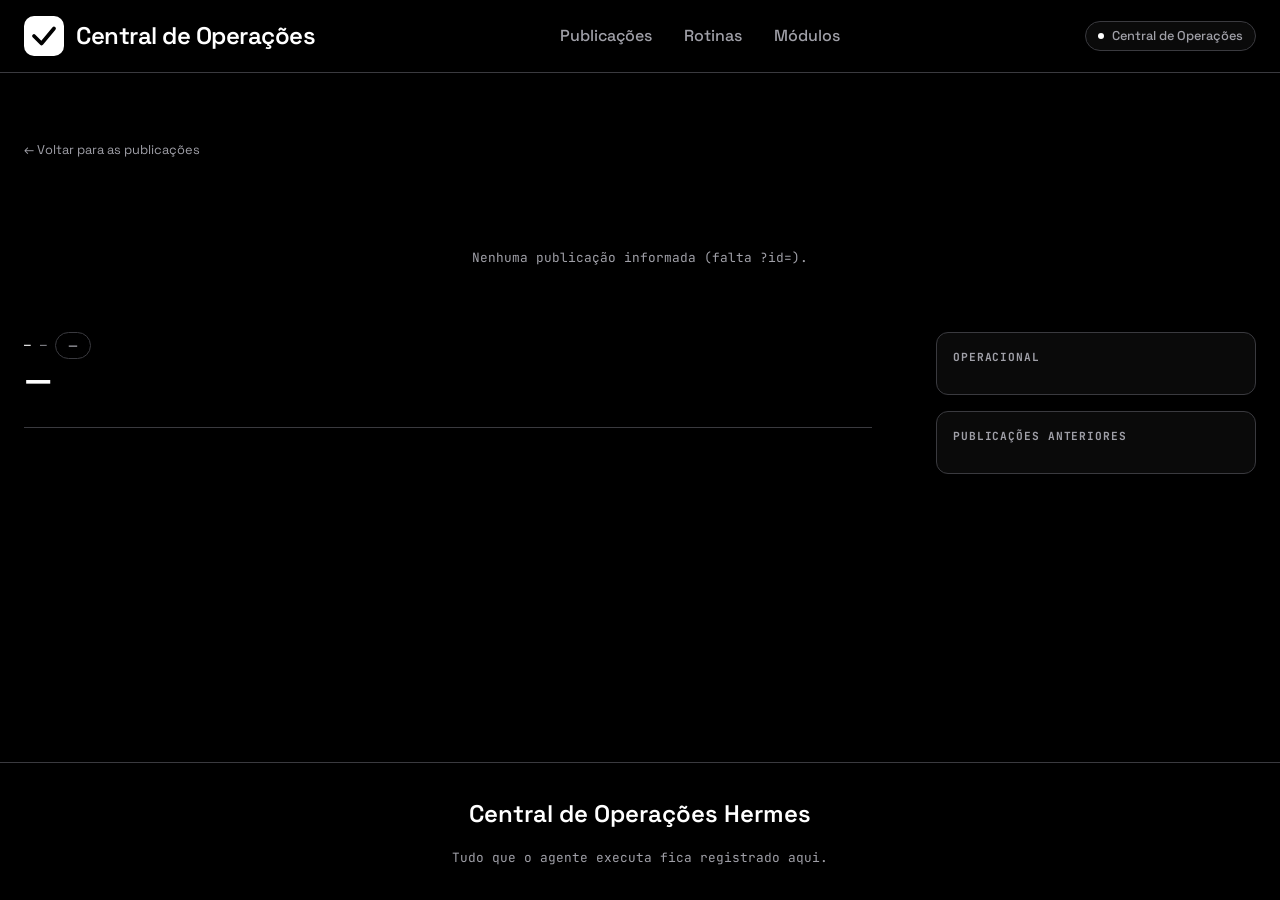
<file: publicacao.html>
<!DOCTYPE html>
<html lang="pt-BR">
<head>
  <meta charset="UTF-8">
  <meta name="viewport" content="width=device-width, initial-scale=1.0">
  <meta name="description" content="Publicação da Central de Operações Hermes">
  <title>Publicação — Central de Operações Hermes</title>
  <link rel="preconnect" href="https://fonts.googleapis.com">
  <link rel="preconnect" href="https://fonts.gstatic.com" crossorigin>
  <link href="https://fonts.googleapis.com/css2?family=Space+Grotesk:wght@300;400;500;600;700&family=JetBrains+Mono:wght@400;500&display=swap" rel="stylesheet">
  <link rel="icon" href="./favicon.ico?v=__ASSET_SHA__" type="image/x-icon">
  <link rel="stylesheet" href="./css/style.css?v=__ASSET_SHA__">
</head>
<body>
  <div class="page-wrapper">
    <header class="site-header" role="banner">
      <div class="header-inner">
        <div class="header-brand">
          <a href="./" class="header-brand" style="text-decoration:none;">
            <svg class="logo-mark" viewBox="0 0 32 32" fill="none" aria-hidden="true">
              <rect width="32" height="32" rx="8" fill="currentColor"/>
              <path d="M8 16L14 22L24 10" stroke="#000" stroke-width="3" stroke-linecap="round" stroke-linejoin="round"/>
            </svg>
            <span class="logo-text">Central de Operações</span>
          </a>
        </div>
        <nav class="header-nav" aria-label="Navegação principal">
          <a href="./" class="nav-link">Publicações</a>
          <a href="./#painel-status" class="nav-link">Rotinas</a>
          <a href="./#modulos" class="nav-link">Módulos</a>
        </nav>
        <div class="header-actions">
          <span class="status-badge">
            <span class="status-dot" aria-hidden="true"></span>
            <span class="status-text">Central de Operações</span>
          </span>
        </div>
      </div>
    </header>

    <main class="pub-page" role="main">
      <div class="section-inner">
        <a class="pub-back" href="./">← Voltar para as publicações</a>

        <div id="pub-status" class="load-state">Carregando publicação…</div>

        <div id="pub-grid" class="pub-page-grid" hidden>
          <article class="pub-article">
            <div class="pub-topline">
              <span class="pub-module" id="pub-modulo">—</span>
              <time class="pub-time" id="pub-data">—</time>
              <span class="badge badge-outline" id="pub-tipo">—</span>
            </div>
            <h1 class="pub-article-title" id="pub-titulo">—</h1>
            <div class="pub-article-meta" id="pub-meta"></div>
            <div class="pub-content" id="pub-conteudo"></div>
            <div id="pub-midia"></div>
            <div id="pub-tags" class="pub-tags" style="margin-top: var(--space-xl);"></div>
            <div id="pub-links" style="margin-top: var(--space-lg);"></div>
          </article>

          <aside class="pub-aside" aria-label="Detalhes operacionais">
            <div class="aside-card">
              <h2 class="aside-title">Operacional</h2>
              <ul class="aside-list" id="pub-operacional"></ul>
            </div>
            <div class="aside-card">
              <h2 class="aside-title">Publicações anteriores</h2>
              <ul class="aside-list" id="pub-anteriores"></ul>
            </div>
          </aside>
        </div>
      </div>
    </main>

    <footer class="site-footer" role="contentinfo">
      <div class="footer-inner">
        <p class="footer-brand">Central de Operações Hermes</p>
        <p class="footer-tagline">Tudo que o agente executa fica registrado aqui.</p>
      </div>
    </footer>
  </div>

  <script src="./js/feed.js?v=__ASSET_SHA__"></script>
  <script src="./js/publicacao.js?v=__ASSET_SHA__"></script>
</body>
</html>
</file>
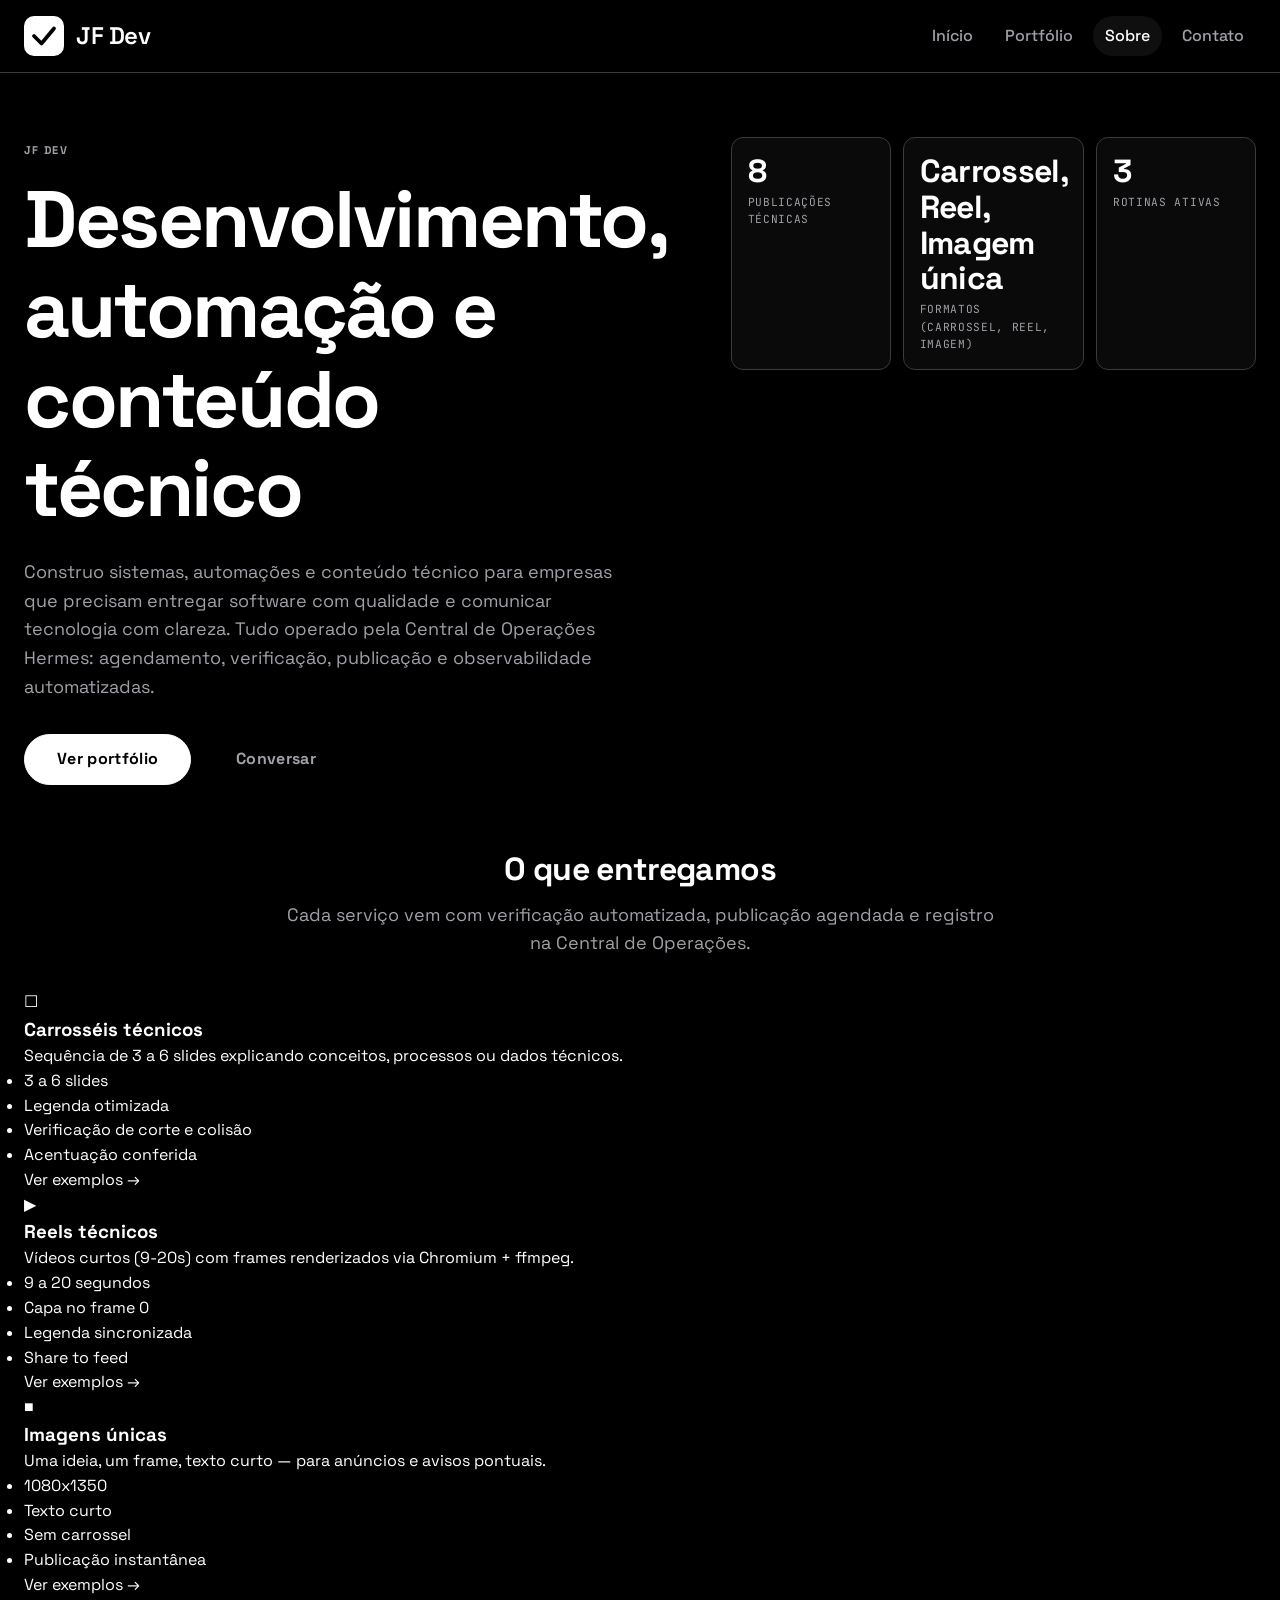
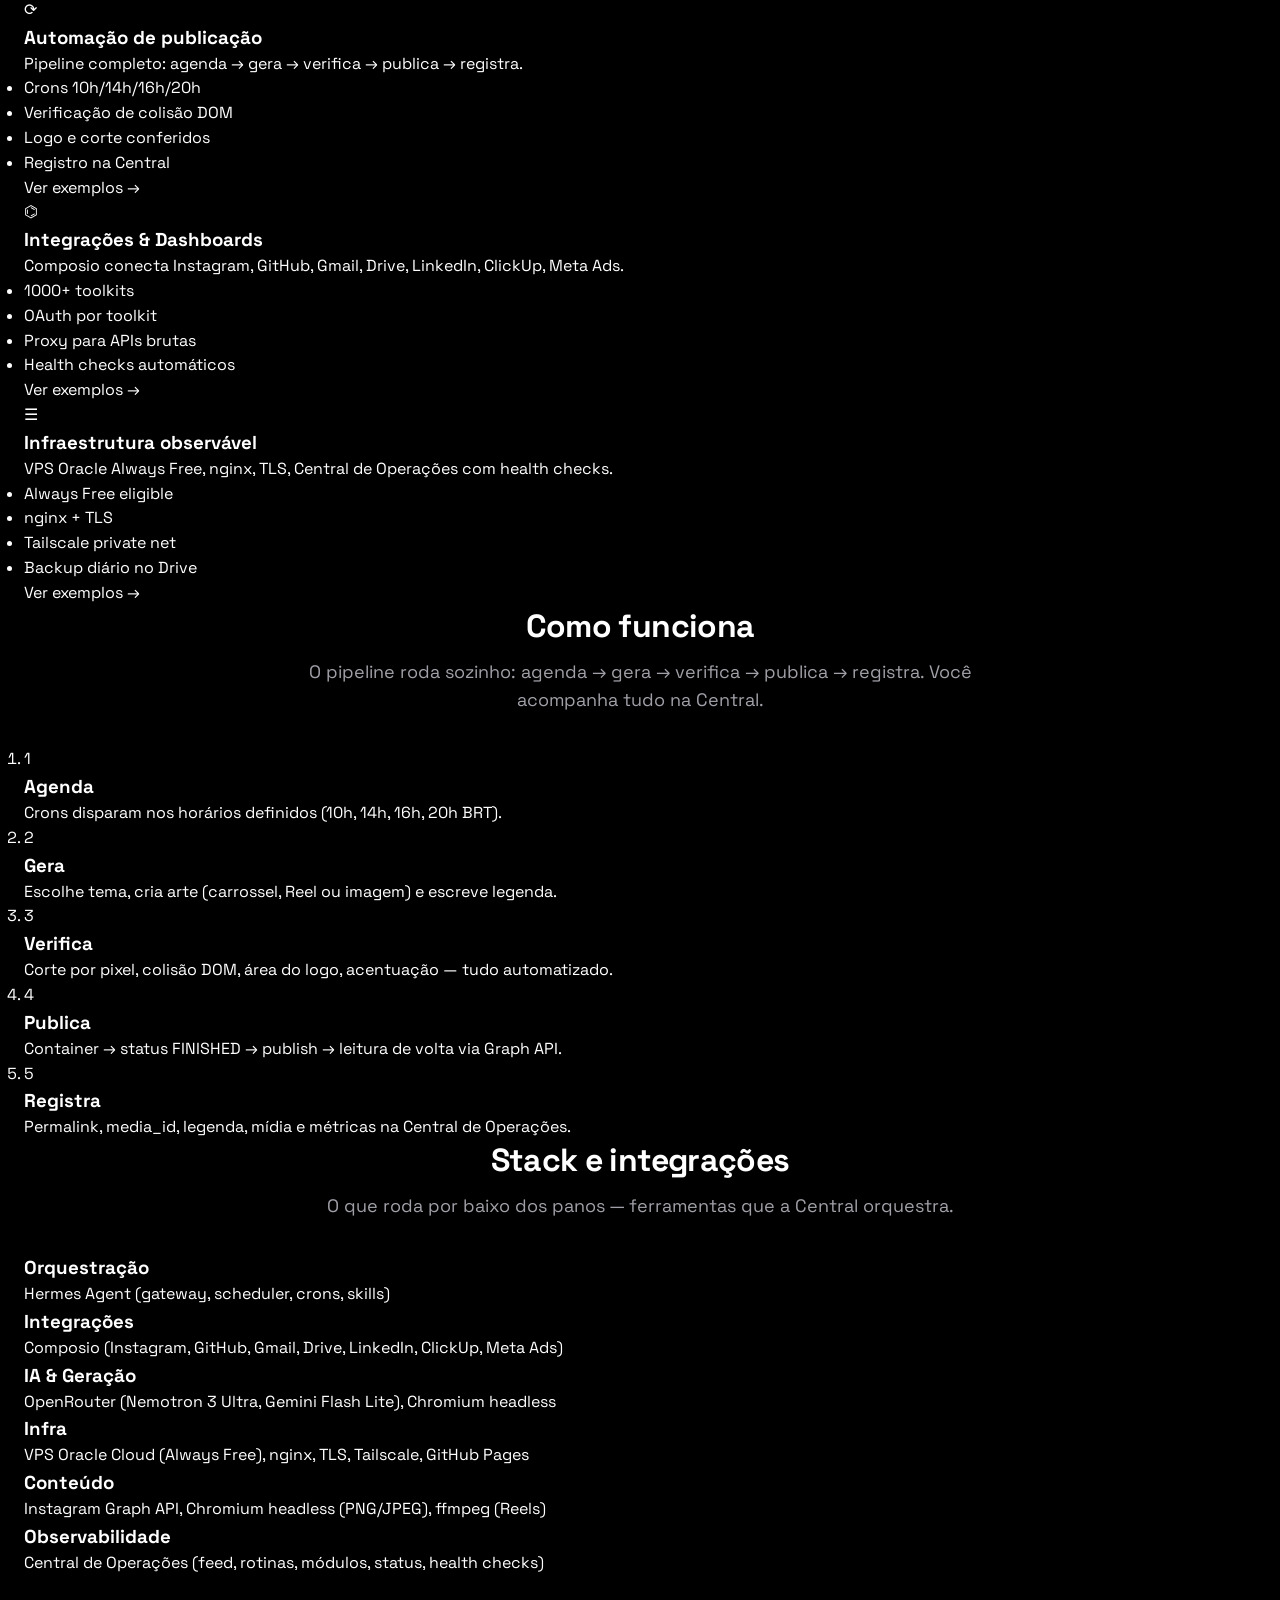
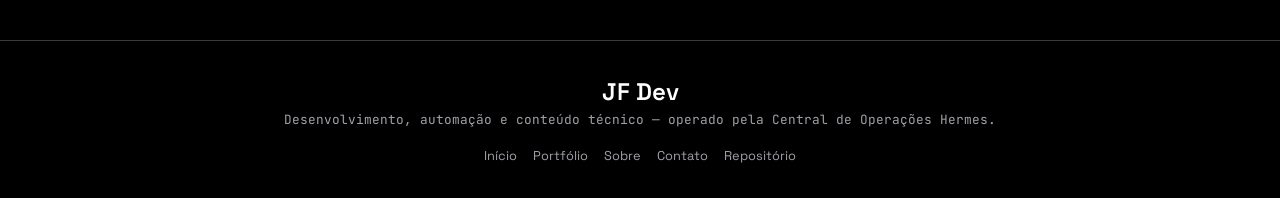
<file: sobre.html>
<!DOCTYPE html>
<html lang="pt-BR">
<head>
  <meta charset="UTF-8">
  <meta name="viewport" content="width=device-width, initial-scale=1.0">
  <meta name="description" content="JF Dev - Desenvolvimento, automação e conteúdo técnico. O que fazemos, como entregamos e para quem.">
  <title>Sobre a JF Dev — Central de Operações Hermes</title>
  <link rel="preconnect" href="https://fonts.googleapis.com">
  <link rel="preconnect" href="https://fonts.gstatic.com" crossorigin>
  <link href="https://fonts.googleapis.com/css2?family=Space+Grotesk:wght@300;400;500;600;700&family=JetBrains+Mono:wght@400;500&display=swap" rel="stylesheet">
  <link rel="icon" href="./favicon.ico?v=189bff2" type="image/x-icon">
  <link rel="stylesheet" href="./css/style.css?v=189bff2">
</head>
<body>
  <div class="page-wrapper">
    <header class="site-header" role="banner">
      <div class="header-inner">
        <div class="header-brand">
          <a href="./" class="header-brand" style="text-decoration:none;">
            <svg class="logo-mark" viewBox="0 0 32 32" fill="none" aria-hidden="true">
              <rect width="32" height="32" rx="8" fill="currentColor"/>
              <path d="M8 16L14 22L24 10" stroke="#000" stroke-width="3" stroke-linecap="round" stroke-linejoin="round"/>
            </svg>
            <span class="logo-text">JF Dev</span>
          </a>
        </div>
        <nav class="header-nav" aria-label="Navegação principal">
          <a href="./" class="nav-link">Início</a>
          <a href="./portfolio.html" class="nav-link">Portfólio</a>
          <a href="./sobre.html" class="nav-link active" aria-current="page">Sobre</a>
          <a href="./contato.html" class="nav-link">Contato</a>
        </nav>
      </div>
    </header>

    <main class="main-content" role="main">
      <section class="hero-section" aria-labelledby="hero-title">
        <div class="hero-inner">
          <div class="hero-content">
            <p class="hero-eyebrow">JF Dev</p>
            <h1 id="hero-title" class="hero-title">Desenvolvimento, automação e conteúdo técnico</h1>
            <p class="hero-description">
              Construo sistemas, automações e conteúdo técnico para empresas que precisam entregar
              software com qualidade e comunicar tecnologia com clareza. Tudo operado pela Central de Operações Hermes:
              agendamento, verificação, publicação e observabilidade automatizadas.
            </p>
            <div class="hero-actions">
              <a href="./portfolio.html" class="btn btn-primary">Ver portfólio</a>
              <a href="./contato.html" class="btn btn-ghost">Conversar</a>
            </div>
          </div>
          <div class="hero-visual">
            <div class="stats-strip" style="grid-template-columns: repeat(3, 1fr);">
              <div class="stat-tile">
                <div class="stat-value" data-stat="posts">—</div>
                <div class="stat-label">Publicações técnicas</div>
              </div>
              <div class="stat-tile">
                <div class="stat-value" data-stat="formatos">—</div>
                <div class="stat-label">Formatos (carrossel, Reel, imagem)</div>
              </div>
              <div class="stat-tile">
                <div class="stat-value" data-stat="rotinas">—</div>
                <div class="stat-label">Rotinas ativas</div>
              </div>
            </div>
          </div>
        </div>
      </section>

      <section class="services-section" aria-labelledby="services-title">
        <div class="section-inner">
          <header class="section-header">
            <h2 id="services-title" class="section-title">O que entregamos</h2>
            <p class="section-description">
              Cada serviço vem com verificação automatizada, publicação agendada e registro na Central de Operações.
            </p>
          </header>
          <div class="services-grid" id="services-grid">
            <div class="load-state">Carregando serviços…</div>
          </div>
        </div>
      </section>

      <section class="how-section" aria-labelledby="how-title">
        <div class="section-inner">
          <header class="section-header">
            <h2 id="how-title" class="section-title">Como funciona</h2>
            <p class="section-description">
              O pipeline roda sozinho: agenda → gera → verifica → publica → registra. Você acompanha tudo na Central.
            </p>
          </header>
          <ol class="steps-list" id="steps-list">
            <li class="step-item">
              <span class="step-number">1</span>
              <div class="step-content">
                <h3>Agenda</h3>
                <p>Crons disparam nos horários definidos (10h, 14h, 16h, 20h BRT).</p>
              </div>
            </li>
            <li class="step-item">
              <span class="step-number">2</span>
              <div class="step-content">
                <h3>Gera</h3>
                <p>Escolhe tema, cria arte (carrossel, Reel ou imagem) e escreve legenda.</p>
              </div>
            </li>
            <li class="step-item">
              <span class="step-number">3</span>
              <div class="step-content">
                <h3>Verifica</h3>
                <p>Corte por pixel, colisão DOM, área do logo, acentuação — tudo automatizado.</p>
              </div>
            </li>
            <li class="step-item">
              <span class="step-number">4</span>
              <div class="step-content">
                <h3>Publica</h3>
                <p>Container → status FINISHED → publish → leitura de volta via Graph API.</p>
              </div>
            </li>
            <li class="step-item">
              <span class="step-number">5</span>
              <div class="step-content">
                <h3>Registra</h3>
                <p>Permalink, media_id, legenda, mídia e métricas na Central de Operações.</p>
              </div>
            </li>
          </ol>
        </div>
      </section>

      <section class="tech-section" aria-labelledby="tech-title">
        <div class="section-inner">
          <header class="section-header">
            <h2 id="tech-title" class="section-title">Stack e integrações</h2>
            <p class="section-description">
              O que roda por baixo dos panos — ferramentas que a Central orquestra.
            </p>
          </header>
          <div class="tech-grid" id="tech-grid">
            <article class="tech-card">
              <h3>Orquestração</h3>
              <p>Hermes Agent (gateway, scheduler, crons, skills)</p>
            </article>
            <article class="tech-card">
              <h3>Integrações</h3>
              <p>Composio (Instagram, GitHub, Gmail, Drive, LinkedIn, ClickUp, Meta Ads)</p>
            </article>
            <article class="tech-card">
              <h3>IA & Geração</h3>
              <p>OpenRouter (Nemotron 3 Ultra, Gemini Flash Lite), Chromium headless</p>
            </article>
            <article class="tech-card">
              <h3>Infra</h3>
              <p>VPS Oracle Cloud (Always Free), nginx, TLS, Tailscale, GitHub Pages</p>
            </article>
            <article class="tech-card">
              <h3>Conteúdo</h3>
              <p>Instagram Graph API, Chromium headless (PNG/JPEG), ffmpeg (Reels)</p>
            </article>
            <article class="tech-card">
              <h3>Observabilidade</h3>
              <p>Central de Operações (feed, rotinas, módulos, status, health checks)</p>
            </article>
          </div>
        </div>
      </section>
    </main>

    <footer class="site-footer" role="contentinfo">
      <div class="footer-inner">
        <div class="footer-main">
          <p class="footer-brand">JF Dev</p>
          <p class="footer-tagline">
            Desenvolvimento, automação e conteúdo técnico — operado pela Central de Operações Hermes.
          </p>
        </div>
        <div class="footer-links">
          <a href="./" class="footer-link">Início</a>
          <a href="./portfolio.html" class="footer-link">Portfólio</a>
          <a href="./sobre.html" class="footer-link">Sobre</a>
          <a href="./contato.html" class="footer-link">Contato</a>
          <a href="https://github.com/JonasFilhoDev/central_operacoes_demo" target="_blank" rel="noopener" class="footer-link">Repositório</a>
        </div>
      </div>
    </footer>
  </div>
  <script src="./js/app.js?v=189bff2"></script>
  <script src="./js/sobre.js?v=189bff2"></script>
</body>
</html>
</file>
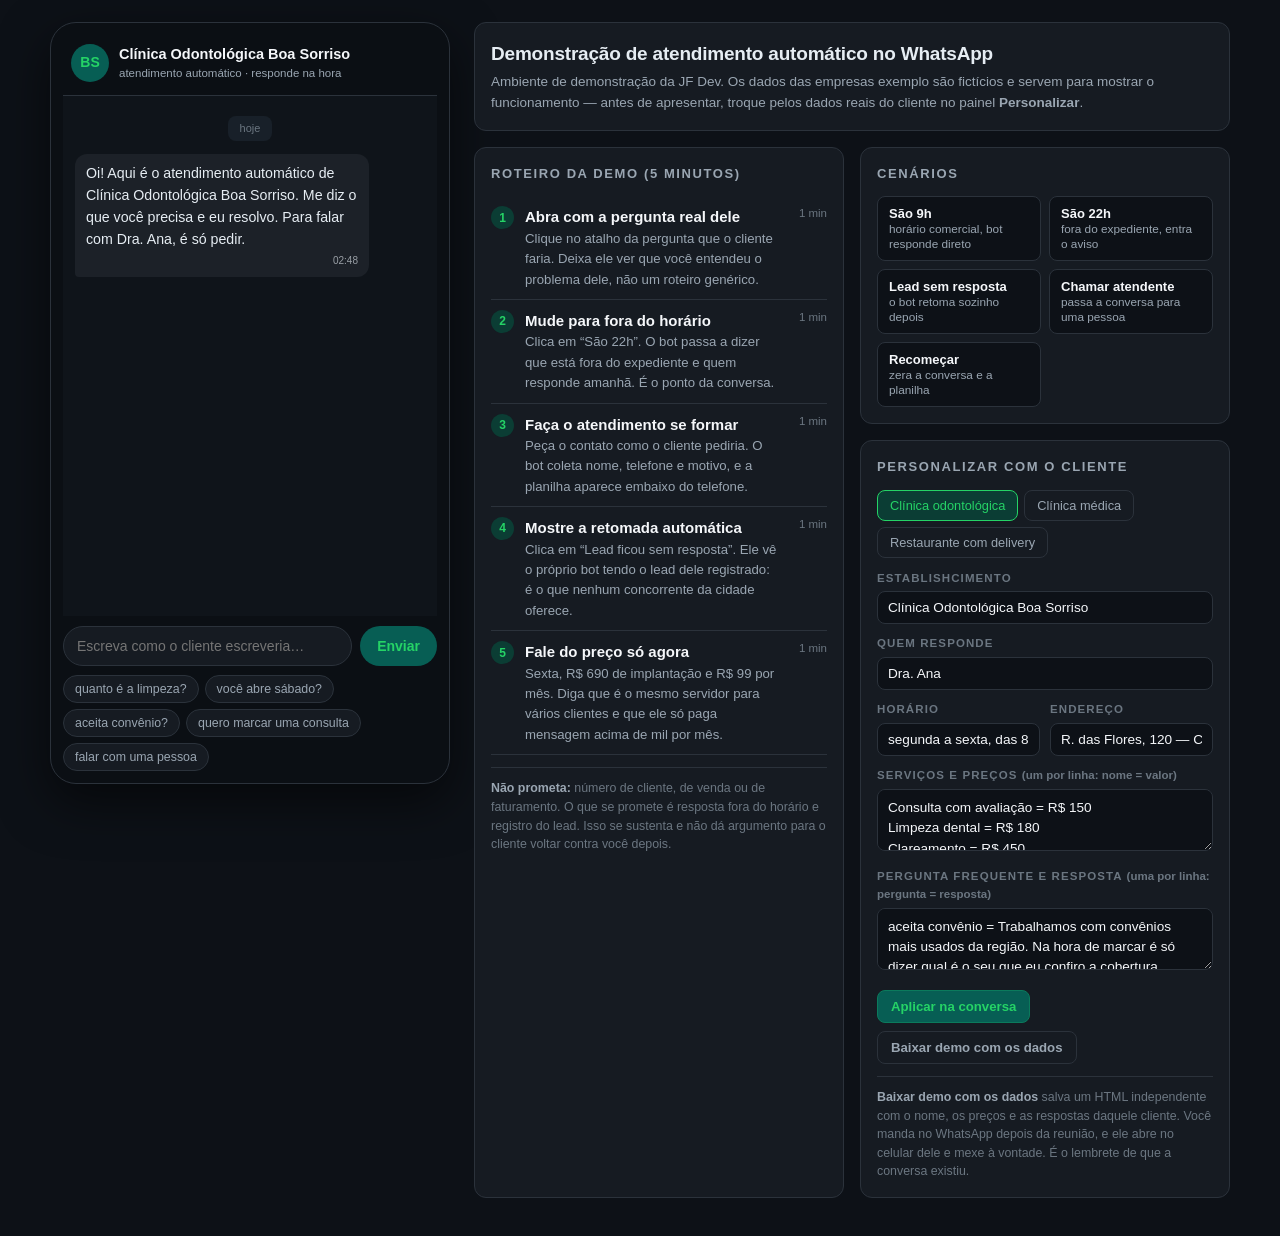
<file: media/20261002-2311-demonstracao-de-atendimento-no-whatsapp-arqu/02-demo-jfdev-9650574d.html>
<!DOCTYPE html>
<html lang="pt-BR">
<head>
<meta charset="UTF-8">
<meta name="viewport" content="width=device-width, initial-scale=1">
<title>JF Dev — demonstração de atendimento automático no WhatsApp</title>
<style>
  :root {
    --fundo:#0d1117; --fundo2:#161b22; --card:#1c2128; --linha:#2b323b;
    --texto:#e6edf3; --branco:#f5f7fa; --suave:#9aa6b2; --fraco:#6b7681;
    --lima:#25d366; --lima-esc:#075e54; --lima-fundo:#0b3d34;
    --ambar:#fbbf24; --azul:#60a5fa; --erro:#f87171;
    --raio:12px; --fonte:-apple-system,BlinkMacSystemFont,'Segoe UI',Roboto,'Helvetica Neue',Arial,sans-serif;
  }
  * { box-sizing:border-box; margin:0; padding:0; }
  body { background:var(--fundo); color:var(--texto); font-family:var(--fonte);
         font-size:15px; line-height:1.55; min-height:100vh; padding:22px; }
  h1 { font-size:19px; letter-spacing:-.2px; }
  h2 { font-size:13px; text-transform:uppercase; letter-spacing:1.6px; color:var(--suave);
       margin-bottom:12px; font-weight:700; }
  .sub { color:var(--suave); font-size:13.5px; margin-top:4px; }

  .grade { display:grid; grid-template-columns:minmax(320px,400px) 1fr; gap:24px;
           max-width:1180px; margin:0 auto; align-items:start; }
  @media (max-width:900px){ .grade { grid-template-columns:1fr; } }

  /* ---------- telefone ---------- */
  .tel { background:#0b0f14; border:1px solid var(--linha); border-radius:26px;
         padding:12px; box-shadow:0 18px 50px rgba(0,0,0,.55); }
  .tel-topo { display:flex; align-items:center; gap:10px; padding:8px 8px 12px;
              border-bottom:1px solid var(--linha); }
  .avatar { width:38px; height:38px; border-radius:50%; background:var(--lima-esc);
            color:var(--lima); display:flex; align-items:center; justify-content:center;
            font-weight:800; font-size:14px; flex:0 0 auto; }
  .tel-nome { font-weight:700; color:var(--branco); font-size:14.5px; }
  .tel-status { font-size:11.5px; color:var(--suave); }
  .tel-status.fora { color:var(--ambar); }
  .janela { height:520px; overflow-y:auto; padding:14px 12px; display:flex;
            flex-direction:column; gap:7px; background:#0f141a; }
  .janela::-webkit-scrollbar { width:7px; }
  .janela::-webkit-scrollbar-thumb { background:#2b323b; border-radius:4px; }

  .dia { text-align:center; font-size:11px; color:var(--fraco); background:#182029;
         padding:4px 12px; border-radius:8px; margin:6px auto; width:max-content; }
  .aviso { font-size:12.5px; color:var(--suave); background:#182029; padding:7px 11px;
           border-radius:8px; border-left:2px solid var(--lima); margin:2px 0 6px; }

  .msg { max-width:84%; padding:8px 11px; border-radius:12px; font-size:14.2px;
         position:relative; word-wrap:break-word; }
  .msg.bot { background:var(--card); color:var(--texto); border-bottom-left-radius:4px;
             align-self:flex-start; }
  .msg.eu { background:var(--lima-esc); color:#d7ffe9; border-bottom-right-radius:4px;
            align-self:flex-end; }
  .msg .hora { font-size:10px; opacity:.62; text-align:right; margin-top:3px; }
  .msg.eu .hora { color:#a7f3d0; }
  .digitando { align-self:flex-start; background:var(--card); border-radius:12px;
              border-bottom-left-radius:4px; padding:11px 13px; color:var(--fraco); font-size:13px; }
  .digitando i { display:inline-block; width:5px; height:5px; border-radius:50%;
                 background:var(--suave); margin-right:3px; animation:pula 1.2s infinite; }
  .digitando i:nth-child(2){ animation-delay:.18s } .digitando i:nth-child(3){ animation-delay:.36s }
  @keyframes pula { 0%,60%,100%{transform:translateY(0);opacity:.45} 30%{transform:translateY(-4px);opacity:1} }

  .campo { display:flex; gap:8px; margin-top:10px; }
  .campo input { flex:1; background:#161b22; border:1px solid var(--linha); color:var(--branco);
                 padding:11px 13px; border-radius:20px; font-size:14px; font-family:var(--fonte); }
  .campo input:focus { outline:none; border-color:var(--lima); }
  .campo button { background:var(--lima-esc); color:var(--lima); border:0; border-radius:20px;
                  padding:0 17px; font-size:14px; font-weight:700; cursor:pointer; }
  .atalhos { display:flex; flex-wrap:wrap; gap:6px; margin-top:9px; }
  .atalho { background:#161b22; border:1px solid var(--linha); color:var(--suave);
            padding:6px 11px; border-radius:14px; font-size:12.4px; cursor:pointer; }
  .atalho:hover { border-color:var(--lima); color:var(--lima); }

  /* ---------- painel ---------- */
  .painel { background:var(--fundo2); border:1px solid var(--linha); border-radius:var(--raio);
            padding:16px; margin-bottom:16px; }
  .passo { display:flex; gap:11px; padding:9px 0; border-bottom:1px solid var(--linha); }
  .passo:last-child { border-bottom:0; }
  .passo .min { flex:0 0 auto; width:23px; height:23px; border-radius:50%;
                background:var(--lima-fundo); color:var(--lima); font-size:12px;
                font-weight:800; display:flex; align-items:center; justify-content:center; margin-top:1px; }
  .passo .txt b { color:var(--branco); font-weight:700; }
  .passo .txt span { display:block; color:var(--suave); font-size:13.2px; }
  .passo .tempo { margin-left:auto; font-size:11.5px; color:var(--fraco); white-space:nowrap; padding-left:8px; }

  .grade2 { display:grid; grid-template-columns:1fr 1fr; gap:16px; }
  @media (max-width:1100px){ .grade2 { grid-template-columns:1fr; } }

  .presets { display:flex; flex-wrap:wrap; gap:6px; margin-bottom:12px; }
  .preset { background:#161b22; border:1px solid var(--linha); color:var(--suave);
            padding:7px 12px; border-radius:8px; font-size:12.8px; cursor:pointer; }
  .preset.on { border-color:var(--lima); color:var(--lima); background:var(--lima-fundo); }

  label { display:block; font-size:11.5px; text-transform:uppercase; letter-spacing:1.1px;
          color:var(--fraco); margin:11px 0 4px; font-weight:700; }
  input.t, textarea, select { width:100%; background:#0d1117; border:1px solid var(--linha);
          color:var(--branco); padding:8px 10px; border-radius:8px; font-size:13.6px;
          font-family:var(--fonte); }
  textarea { resize:vertical; min-height:62px; line-height:1.5; }
  input.t:focus, textarea:focus, select:focus { outline:none; border-color:var(--lima); }
  .linha2 { display:grid; grid-template-columns:1fr 1fr; gap:10px; }
  .acoes { display:flex; gap:8px; margin-top:14px; flex-wrap:wrap; }
  .btn { background:var(--lima-esc); color:var(--lima); border:1px solid #0b7a5c; border-radius:8px;
         padding:8px 13px; font-size:13.2px; font-weight:700; cursor:pointer; font-family:var(--fonte); }
  .btn.sec { background:#161b22; color:var(--suave); border-color:var(--linha); }
  .btn:hover { filter:brightness(1.15); }

  .cenarios { display:grid; grid-template-columns:repeat(auto-fit,minmax(150px,1fr)); gap:8px; }
  .cenario { background:#0d1117; border:1px solid var(--linha); border-radius:8px;
             padding:9px 11px; cursor:pointer; text-align:left; font-family:var(--fonte); }
  .cenario:hover { border-color:var(--lima); }
  .cenario b { display:block; color:var(--branco); font-size:13px; }
  .cenario span { font-size:11.8px; color:var(--suave); }

  /* registro do lead */
  .registro { display:none; margin-top:12px; border:1px solid #0b7a5c; background:var(--lima-fundo);
              border-radius:8px; padding:12px; }
  .registro.on { display:block; }
  .registro .cab { font-size:11px; text-transform:uppercase; letter-spacing:1.4px;
                   color:var(--lima); font-weight:800; margin-bottom:7px; }
  table.reg { width:100%; border-collapse:collapse; font-size:13px; }
  table.reg td { padding:4px 0; border-bottom:1px solid rgba(37,211,102,.16); vertical-align:top; }
  table.reg td:first-child { color:var(--suave); width:38%; }
  table.reg td:last-child { color:var(--branco); font-weight:600; }
  .rodape-l { margin-top:12px; font-size:12.4px; color:var(--fraco); line-height:1.5;
              border-top:1px solid var(--linha); padding-top:11px; }
  .tag { display:inline-block; background:var(--fundo); border:1px solid var(--linha);
         color:var(--suave); border-radius:5px; padding:2px 7px; font-size:11.4px; margin:0 4px 4px 0; }
</style>
</head>
<body>
<div class="grade">

  <!-- ============ telefone ============ -->
  <div>
    <div class="tel">
      <div class="tel-topo">
        <div class="avatar" id="av">JF</div>
        <div>
          <div class="tel-nome" id="nomeTopo">Carregando…</div>
          <div class="tel-status" id="statusTopo">online</div>
        </div>
      </div>
      <div class="janela" id="janela"></div>
      <div class="campo">
        <input id="entrada" placeholder="Escreva como o cliente escreveria…" autocomplete="off">
        <button id="enviar">Enviar</button>
      </div>
      <div class="atalhos" id="atalhos"></div>
    </div>
    <div class="registro" id="registro">
      <div class="cab">Lead registrado na planilha</div>
      <table class="reg">
        <tr><td>Nome</td><td id="rNome">—</td></tr>
        <tr><td>Telefone</td><td id="rTel">—</td></tr>
        <tr><td>Motivo</td><td id="rMotivo">—</td></tr>
        <tr><td>Recebido às</td><td id="rHora">—</td></tr>
        <tr><td>Origem</td><td id="rOrigem">WhatsApp</td></tr>
      </table>
    </div>
  </div>

  <!-- ============ painel ============ -->
  <div>
    <div class="painel">
      <h1>Demonstração de atendimento automático no WhatsApp</h1>
      <p class="sub">Ambiente de demonstração da JF Dev. Os dados das empresas exemplo são
      fictícios e servem para mostrar o funcionamento — antes de apresentar, troque pelos
      dados reais do cliente no painel <b>Personalizar</b>.</p>
    </div>

    <div class="grade2">
      <div class="painel">
        <h2>Roteiro da demo (5 minutos)</h2>
        <div class="passo"><div class="min">1</div><div class="txt"><b>Abra com a pergunta real dele</b>
          <span>Clique no atalho da pergunta que o cliente faria. Deixa ele ver que você entendeu o problema dele, não um roteiro genérico.</span></div><div class="tempo">1 min</div></div>
        <div class="passo"><div class="min">2</div><div class="txt"><b>Mude para fora do horário</b>
          <span>Clica em “São 22h”. O bot passa a dizer que está fora do expediente e quem responde amanhã. É o ponto da conversa.</span></div><div class="tempo">1 min</div></div>
        <div class="passo"><div class="min">3</div><div class="txt"><b>Faça o atendimento se formar</b>
          <span>Peça o contato como o cliente pediria. O bot coleta nome, telefone e motivo, e a planilha aparece embaixo do telefone.</span></div><div class="tempo">1 min</div></div>
        <div class="passo"><div class="min">4</div><div class="txt"><b>Mostre a retomada automática</b>
          <span>Clica em “Lead ficou sem resposta”. Ele vê o próprio bot tendo o lead dele registrado: é o que nenhum concorrente da cidade oferece.</span></div><div class="tempo">1 min</div></div>
        <div class="passo"><div class="min">5</div><div class="txt"><b>Fale do preço só agora</b>
          <span>Sexta, R$ 690 de implantação e R$ 99 por mês. Diga que é o mesmo servidor para vários clientes e que ele só paga mensagem acima de mil por mês.</span></div><div class="tempo">1 min</div></div>
        <div class="rodape-l">
          <b style="color:var(--suave)">Não prometa:</b> número de cliente, de venda ou de faturamento. O que se
          promete é resposta fora do horário e registro do lead. Isso se sustenta e não dá
          argumento para o cliente voltar contra você depois.
        </div>
      </div>

      <div>
        <div class="painel">
          <h2>Cenários</h2>
          <div class="cenarios">
            <button class="cenario" data-cen="manha"><b>São 9h</b><span>horário comercial, bot responde direto</span></button>
            <button class="cenario" data-cen="noite"><b>São 22h</b><span>fora do expediente, entra o aviso</span></button>
            <button class="cenario" data-cen="retomada"><b>Lead sem resposta</b><span>o bot retoma sozinho depois</span></button>
            <button class="cenario" data-cen="humano"><b>Chamar atendente</b><span>passa a conversa para uma pessoa</span></button>
            <button class="cenario" data-cen="zera"><b>Recomeçar</b><span>zera a conversa e a planilha</span></button>
          </div>
        </div>

        <div class="painel">
          <h2>Personalizar com o cliente</h2>
          <div class="presets" id="presets"></div>
          <label>Establishcimento</label>
          <input class="t" id="fNeg">
          <label>Quem responde</label>
          <input class="t" id="fDono">
          <div class="linha2">
            <div><label>Horário</label><input class="t" id="fHorario"></div>
            <div><label>Endereço</label><input class="t" id="fEnd"></div>
          </div>
          <label>Serviços e preços <span style="text-transform:none;letter-spacing:0;color:var(--fraco)">(um por linha: nome = valor)</span></label>
          <textarea id="fServicos"></textarea>
          <label>Pergunta frequente e resposta <span style="text-transform:none;letter-spacing:0;color:var(--fraco)">(uma por linha: pergunta = resposta)</span></label>
          <textarea id="fFaq"></textarea>
          <div class="acoes">
            <button class="btn" id="salvar">Aplicar na conversa</button>
            <button class="btn sec" id="exportar">Baixar demo com os dados</button>
          </div>
          <div class="rodape-l">
            <b style="color:var(--suave)">Baixar demo com os dados</b> salva um HTML
            independente com o nome, os preços e as respostas daquele cliente. Você manda no
            WhatsApp depois da reunião, e ele abre no celular dele e mexe à vontade. É o
            lembrete de que a conversa existiu.
          </div>
        </div>
      </div>
    </div>
  </div>
</div>

<script>
"use strict";

/* =========================================================
   CONFIGURAÇÃO DO NEGÓCIO
   Os presets usam nomes fictícios. Troque pelo cliente real no
   painel Personalizar antes de apresentar.
   ========================================================= */

const PRESETS = {
  odonto: {
    rotulo: "Clínica odontológica",
    negocio: "Clínica Odontológica Boa Sorriso",
    dono: "Dra. Ana",
    iniciais: "BS",
    horario: "segunda a sexta, das 8h às 18h; sábado, das 8h às 12h",
    endereco: "R. das Flores, 120 — Centro",
    fora: "a Dra. Ana começa às 8h de amanhã",
    servicos: ["Consulta com avaliação = R$ 150", "Limpeza dental = R$ 180",
                "Clareamento = R$ 450", "Tratamento de canal = R$ 750"],
    faq: [["aceita convênio", "Trabalhamos com convênios mais usados da região. Na hora de marcar é só dizer qual é o seu que eu confiro a cobertura."],
          ["tem estacionamento", "Tem estacionamento na rua, em frente à clínica. Nos horários mais cheios fica apertado, então vale vir com um pouco de folga."]],
    atalhos: ["quanto é a limpeza?", "você abre sábado?", "aceita convênio?",
              "quero marcar uma consulta", "falar com uma pessoa"]
  },
  clinica: {
    rotulo: "Clínica médica",
    negocio: "Clínica Médica Vida",
    dono: "Dr. Renato",
    iniciais: "CV",
    horario: "segunda a sexta, das 7h às 19h; sábado, das 8h às 12h",
    endereco: "Av. Central, 840 — Sala 3",
    fora: "o Dr. Renato recebe amanhã a partir das 7h",
    servicos: ["Consulta particular = R$ 200", "Retorno em 15 dias = R$ 120",
                "Abertura de ficha = R$ 180"],
    faq: [["atende por convênio", "Aceitamos os principais convênios. Diga qual o seu no atendimento que confirmo se é cobertura ou particular."],
          ["precisa de exame antes", "Depende da consulta. O médico avalia primeiro e, se precisar, pede exame. Nada é cobrado sem você autorizar."]],
    atalhos: ["atende por convênio?", "qual o preço da consulta?", "abre amanhã de manhã?",
              "quero falar com o médico", "falar com uma pessoa"]
  },
  delivery: {
    rotulo: "Restaurante com delivery",
    negocio: "Pizzaria do Portão",
    dono: "equipe da loja",
    iniciais: "PP",
    horario: "terça a domingo, das 18h às 23h30",
    endereco: "Rua da Praça, 45 — Centro",
    fora: "a cozinha abre amanhã às 18h",
    servicos: ["Pizza média = R$ 55", "Pizza grande = R$ 70", "Marmita do dia = R$ 28"],
    faq: [["faz delivery", "Fazemos delivery próprio, sem aplicativo. O frete é R$ 6 e a entrega sai em até 40 minutos."],
          ["aceita pix", "Aceitamos Pix, cartão e dinheiro na entrega."]],
    atalhos: ["faz delivery?", "quanto custa a pizza grande?", "aceita pix?",
              "quero fazer um pedido", "falar com uma pessoa"]
  }
};

let CFG = JSON.parse(JSON.stringify(PRESETS.odonto));
let cena = "manha";
let fase = "inicio";       // inicio | nome | telefone | motivo | pronto
let lead = {};
let mensagemCount = 0;

/* =========================================================
   ESTADO DA TELA
   ========================================================= */

const el = id => document.getElementById(id);
const janela = () => el("janela");

function hhmm(d) {
  const h = String(d.getHours()).padStart(2, "0");
  const m = String(d.getMinutes()).padStart(2, "0");
  return h + ":" + m;
}

function horaAgora() {
  // No cenário de fora do expediente, o relógio do bot mostra 22h, que é o
  // ponto que o cliente precisa ver. Fora dele, mostra a hora real.
  return cena === "noite" ? "22:04" : hhmm(new Date());
}

function agoraReal() { return hhmm(new Date()); }

function bolha(texto, quem) {
  const d = document.createElement("div");
  d.className = "msg " + quem;
  const h = document.createElement("div");
  h.textContent = texto;
  const t = document.createElement("div");
  t.className = "hora";
  t.textContent = horaAgora();
  d.appendChild(h); d.appendChild(t);
  janela().appendChild(d);
  janela().scrollTop = janela().scrollHeight;
  return d;
}

function digitando() {
  const d = document.createElement("div");
  d.className = "digitando";
  d.innerHTML = "<i></i><i></i><i></i>";
  janela().appendChild(d);
  janela().scrollTop = janela().scrollHeight;
  return d;
}

function espera(remove, ms, depois) {
  setTimeout(() => { if (remove && remove.parentNode) remove.remove(); depois(); }, ms);
}

function aviso(txt) {
  const d = document.createElement("div");
  d.className = "aviso";
  d.textContent = txt;
  janela().appendChild(d);
  janela().scrollTop = janela().scrollHeight;
}

function dia(txt) {
  const d = document.createElement("div");
  d.className = "dia";
  d.textContent = txt;
  janela().appendChild(d);
}


/* Atalhos são por segmento. Depois de aplicar dados de um cliente, os
   botões têm que acompanhar o segmento novo — e não podem vir do preset
   anterior. A escolha é pelo conteúdo digitado no formulário: se o
  Establishment ou algum serviço case com um preset, herda os atalhos
   daquele preset; senão usa atalhos genéricos, que funcionam em qualquer
   negócio. */
const ATALHOS_GENERICOS = [
  "quanto custa?", "vocês abrem amanhã?", "qual o endereço?",
  "quero marcar", "falar com uma pessoa"
];

function atalhosDoPreset(base, cfg) {
  const alvo = norm(cfg.negocio + " " + cfg.servicos.join(" ") + " " +
                    Object.keys(cfg.faq).join(" "));
  let melhor = null, melhorNota = 0;
  Object.keys(base).forEach(k => {
    const pre = base[k];
    if (!pre.rotulo) return;                 // é a config já aplicada, não preset
    // Compara o rotulo do preset com o nome digitado. Termos de 5+ letras
    // evitam "clínica" casando com "odontológica" por accidento: sem esse
    // corte, toda clínica herdava os atalhos de odontologia.
    const termos = norm(pre.rotulo).split(" ").filter(p => p.length >= 5);
    const nota = termos.filter(p => alvo.includes(p)).length;
    if (nota > melhorNota) { melhorNota = nota; melhor = pre; }
  });
  return (melhor && melhorNota >= 1) ? melhor.atalhos : ATALHOS_GENERICOS;
}

/* =========================================================
   BOT
   ========================================================= */

const norm = s => (s || "").toLowerCase()
  .normalize("NFD").replace(/[̀-ͯ]/g, "")
  .replace(/[!?.,;:]/g, " ")
  .replace(/\s+/g, " ").trim();

function primeiro(preg) { return CFG.servicos.find(s => norm(s).includes(preg)); }
function valor(s) { const p = s.split("="); return (p[1] || "").trim(); }
function nomeDe(s) { return s.split("=")[0].trim(); }

function foraDoHorario() { return cena === "noite"; }

/* SEM ARTIGO antes do nome do negócio, de propósito.

   Tentei acertar e não dá: o artigo depende do GÊNERO do nome — "da
   oficina", "do óleo", "a água", "do escape" — e gênero não se infere da
   letra inicial. Três versões desta função erraram de 6 a 9 casos em 16
   nomes de estabelecimento, sempre na primeira frase, que é onde o
   cliente mais olha. Eliminar o artigo é mais barato que adivinhar:
   "atendimento automático de Nome" funciona em qualquer nome, nos dois
   gêneros. */

function saudacaoBot() {
  const base = "Oi! Aqui é o atendimento automático de " + CFG.negocio + ".";
  if (foraDoHorario()) {
    return base + " Agora estamos fora do nosso horário (" + CFG.horario +
           "). Eu já anoto sua mensagem e " + CFG.fora + ". " +
           "Se for urgência, me manda uma palavra e eu te aviso o que fazer.";
  }
  return base + " Me diz o que você precisa e eu resolvo. Para falar com " +
         CFG.dono + ", é só pedir.";
}

function responde(texto) {
  const t = norm(texto);

  // coleta de dados: o bot pergunta, na ordem, nome, telefone e motivo
  if (fase === "nome")  { lead.nome = texto.trim(); fase = "telefone";
    return "Obrigado, " + nomeCurto(lead.nome) + ". E o seu WhatsApp, com DDD? Para te chamar de volta."; }
  if (fase === "telefone") {
    const dig = (texto.match(/\d/g) || []).join("");
    if (dig.length < 10) return "Esse número ficou incompleto. Me manda de novo, com DDD e os 9 dígitos, que eu confiro.";
    lead.telefone = texto.trim(); fase = "motivo";
    return "Anotado. E o que você procura aqui? Se for marcar horário, diga o dia e o período que prefere.";
  }
  if (fase === "motivo") {
    lead.motivo = texto.trim(); fase = "pronto"; mostraRegistro();
    return "Pronto, " + nomeCurto(lead.nome) + ". Já deixei tudo registrado aqui. " +
           (foraDoHorario() ? CFG.fora + " te chama de volta. " : CFG.dono + " te chama ainda hoje. ") +
           "Se precisar agora, é só pedir para falar com uma pessoa.";
  }

  // encaminhamento para humano
  if (/(humano|pessoa|atendente|ninguem|alguem|nao tem ninguem)/.test(t))
    return "Chamando " + CFG.dono + "…";

  if (/^(oi|ola|bom dia|boa tarde|boa noite|teste|eae|e ai)/.test(t)) return saudacaoBot();

  // preço e serviço
  if (/(preco|valor|quanto|custa|tabela|valores)/.test(t)) {
    const achou = CFG.servicos.find(s => {
      const nome = norm(nomeDe(s)).split(" ").filter(p => p.length > 3);
      return nome.some(p => t.includes(p));
    });
    if (achou) return nomeDe(achou) + " fica " + valor(achou) + ". Quer que eu já anote seu nome para marcar?";
    if (/(tudo|liste|opcoes|menu|o que voces tem|o que voces fazem)/.test(t))
      return "Hoje são estes: " + CFG.servicos.map(s => nomeDe(s) + " (" + valor(s) + ")").join(", ") + ". Quer algum desses?";
    return "Isso depende do que você precisa. Hoje temos: " +
           CFG.servicos.map(s => nomeDe(s) + " (" + valor(s) + ")").join(", ") +
           ". Diga qual e eu te explico.";
  }
  if (/(servico|tratamento|procedimento|fazem|especialidade|trabalham com)/.test(t))
    return "A gente trabalha com " + CFG.servicos.map(s => nomeDe(s).toLowerCase()).join(", ") + ". Qual deles é o seu caso?";

  // horário
  if (/(horario|abre|fecha|funciona|abrem|domingo|sabado|feriado|amanha)/.test(t)) {
    if (foraDoHorario())
      return "Agora são 22h, então estamos fechados. Nosso horário é " + CFG.horario + ", e " + CFG.fora + ".";
    return "Atendemos " + CFG.horario + ". Quer que eu reserve um horário para você?";
  }

  // endereço
  if (/(endereco|onde fica|localiza|localizacao|como chego|passa qual)/.test(t))
    return "Estamos na " + CFG.endereco + ". Quer que eu mande a localização agora?";

  // contato
  if (/(telefone|numero|contato de voces|whats)/.test(t))
    return "Nosso WhatsApp é este mesmo. O " + CFG.dono + " atende por aqui.";

  // agendamento
  if (/(agendar|marcar|consulta|quero vir|reservar|horario para)/.test(t)) {
    fase = "nome";
    return "Marco. Antes de te chamar, me passa teu nome, para eu não te perguntar de novo. É só o primeiro nome.";
  }

  // FAQ configurada
  const faq = CFG.faq.find(f => t.includes(norm(f[0]).split(" ")[0]) && t.includes(norm(f[0]).split(" ").pop()));
  if (faq) return faq[1];
  const meio = CFG.faq.find(f => norm(f[0]).includes(t) || t.includes(norm(f[0])));
  if (meio) return meio[1];

  // não reconheceu: oferece as opções, em vez de devolver erro
  return "Deixa eu te ajudar melhor: posso informar preços, horário, endereço, " +
         "marcar um horário ou registrar seu contato para " + CFG.dono + " te chamar. O que você precisa?";
}

function nomeCurto(n) {
  const p = String(n || "").trim().split(/\s+/)[0];
  return p ? p.charAt(0).toUpperCase() + p.slice(1) : "tudo certo";
}

/* =========================================================
   REGISTRO DO LEAD
   ========================================================= */

function mostraRegistro() {
  el("rNome").textContent = lead.nome || "—";
  el("rTel").textContent = lead.telefone || "—";
  el("rMotivo").textContent = lead.motivo || "—";
  el("rHora").textContent = agoraReal();
  el("registro").classList.add("on");
}

/* =========================================================
   CENÁRIOS
   ========================================================= */

function zera() {
  janela().innerHTML = "";
  fase = "inicio"; lead = {}; mensagemCount = 0;
  el("registro").classList.remove("on");
  dia("hoje");
  bolha(saudacaoBot(), "bot");
  atualizaTopo();
}

function atualizaTopo() {
  el("nomeTopo").textContent = CFG.negocio;
  el("av").textContent = CFG.iniciais;
  const s = el("statusTopo");
  if (foraDoHorario()) { s.textContent = "fora do horário · " + CFG.dono + " responde amanhã";
                         s.classList.add("fora"); }
  else { s.textContent = "atendimento automático · responde na hora"; s.classList.remove("fora"); }
}

function cenario(nome) {
  if (nome === "manha") { cena = "manha"; atualizaTopo();
    aviso("Cenário: agora são 9h, dentro do horário."); return; }
  if (nome === "noite") { cena = "noite"; atualizaTopo();
    aviso("Cenário: agora são 22h. Repare que o bot avisa que está fora do expediente.");
    const d = digitando(); espera(d, 900, () => bolha(saudacaoBot(), "bot")); return; }
  if (nome === "retomada") {
    aviso("Cenário: o lead mandou mensagem e ficou sem resposta. O bot retoma sozinho 30 minutos depois.");
    const d = digitando();
    espera(d, 1000, () => {
      const quem = lead.nome ? nomeCurto(lead.nome) + ", " : "";
      bolha(quem + "tudo bem? Vi que ficou por aqui sem resposta. Se ainda quiser falar, me diz aqui que eu passo para " +
            CFG.dono + " agora.", "bot");
      bolha("Pode deixar, vi aqui. Obrigado!", "eu");
    });
    return;
  }
  if (nome === "humano") {
    aviso("Cenário: o cliente pediu para falar com uma pessoa. O bot repassa na hora.");
    const d = digitando();
    espera(d, 900, () => {
      bolha("Chamando " + CFG.dono + "…", "bot");
      const d2 = digitando();
      espera(d2, 1400, () => bolha("Oi! Sou " + CFG.dono + ". Pode falar, te escuto.", "bot"));
    });
    return;
  }
  zera();
}

/* =========================================================
   ENTRADA
   ========================================================= */

function envia() {
  const campo = el("entrada");
  const texto = campo.value.trim();
  if (!texto) return;
  campo.value = "";
  bolha(texto, "eu");
  mensagemCount++;
  const d = digitando();
  // tempo de resposta: rápido dentro do horário, com hesitação de noite
  espera(d, foraDoHorario() ? 900 : 650, () => {
    const r = responde(texto);
    bolha(r, "bot");
    if (fase === "pronto") { /* registro já mostrado */ }
  });
}

el("enviar").addEventListener("click", envia);
el("entrada").addEventListener("keydown", e => { if (e.key === "Enter") envia(); });

document.querySelectorAll(".cenario").forEach(b => {
  b.addEventListener("click", () => cenario(b.dataset.cen));
});

/* =========================================================
   PAINEL DE PERSONALIZAÇÃO
   ========================================================= */

function preencheFormulario() {
  el("fNeg").value = CFG.negocio;
  el("fDono").value = CFG.dono;
  el("fHorario").value = CFG.horario;
  el("fEnd").value = CFG.endereco;
  el("fServicos").value = CFG.servicos.join("\n");
  el("fFaq").value = CFG.faq.map(f => f[0] + " = " + f[1]).join("\n");
}

function aplicaFormulario() {
  // O formulário manda sempre. CFG.dono guardava o dono do preset e vazava
  // para o cliente seguinte: trocar só o nome do estabelecimento deixava
  // "Para falar com Dra. Ana" na demo de uma fisioterapia. Campo vazio aqui
  // significa "não sei", e a resposta honesta é "a equipe".
  CFG.negocio = el("fNeg").value.trim() || CFG.negocio;
  CFG.dono = el("fDono").value.trim() || "a equipe";
  CFG.horario = el("fHorario").value.trim() || CFG.horario;
  CFG.endereco = el("fEnd").value.trim() || CFG.endereco;
  CFG.iniciais = (CFG.negocio.match(/\b[A-ZÀ-Ý]/g) || []).slice(0, 2).join("").toUpperCase() || "JF";
  const sv = el("fServicos").value.split("\n").map(s => s.trim()).filter(Boolean);
  if (sv.length) CFG.servicos = sv;
  const fq = el("fFaq").value.split("\n").map(s => s.trim()).filter(Boolean)
    .map(linha => {
      const p = linha.split("=");
      return p.length > 1 ? [p[0].trim(), p.slice(1).join("=").trim()] : null;
    }).filter(Boolean);
  if (fq.length) CFG.faq = fq;
  // Os atalhos vêm do preset. Sem refazer aqui, os botões continuavam do
  // preset anterior: uma clínica veterinária oferecia "faz delivery?" e
  // "quanto custa a pizza grande?", que é o tipo de detalhe que o cliente
  // nota na hora.
  CFG.atalhos = atalhosDoPreset(PRESETS, CFG);
  montaAtalhos();
  preencheFormulario();
  zera();
  aviso("Dados aplicados. A conversa recomeçou com as informações desse cliente.");
}

el("salvar").addEventListener("click", aplicaFormulario);

/* Ao trocar o estabelecimento, limpa "quem responde" se o campo ainda
   tiver o nome do preset. Sem isso, "Para falar com Dra. Ana" aparece na
   demo da clínica seguinte — o defeito mais visível que já teve nesta
   página, porque aparece na primeira frase. */
el("fNeg").addEventListener("input", () => {
  const atual = el("fDono").value.trim();
  const dePreset = Object.keys(PRESETS)
    .some(k => PRESETS[k].dono && PRESETS[k].dono === atual);
  if (dePreset) el("fDono").value = "";
});

function montaPresets() {
  const box = el("presets");
  box.innerHTML = "";
  Object.keys(PRESETS).forEach(k => {
    const b = document.createElement("button");
    b.className = "preset";
    b.textContent = PRESETS[k].rotulo;
    b.addEventListener("click", () => {
      CFG = JSON.parse(JSON.stringify(PRESETS[k]));
      cena = "manha";
      box.querySelectorAll(".preset").forEach(x => x.classList.remove("on"));
      b.classList.add("on");
      preencheFormulario();
      zera();
      aviso("Exemplo de " + PRESETS[k].rotulo.toLowerCase() + " carregado. Os dados são fictícios: troque antes de apresentar.");
      montaAtalhos();
    });
    box.appendChild(b);
  });
  box.firstChild.classList.add("on");
}

function montaAtalhos() {
  const box = el("atalhos");
  box.innerHTML = "";
  (CFG.atalhos || ATALHOS_GENERICOS).forEach(q => {
    const b = document.createElement("button");
    b.className = "atalho";
    b.textContent = q;
    b.addEventListener("click", () => { el("entrada").value = q; envia(); });
    box.appendChild(b);
  });
}

function exportar() {
  aplicaFormulario();
  const clone = { ...CFG };
  delete clone.rotulo; delete clone.iniciais;
  const doc = document.documentElement.outerHTML;
  const html = doc.replace(
    /const PRESETS = \{[\s\S]*?\n\};/,
    "const PRESETS = { demonstracao: " + JSON.stringify(clone, null, 2) + " };"
  ).replace(/let CFG = JSON\.parse\(JSON\.stringify\(PRESETS\.\w+\)\);/,
               "let CFG = JSON.parse(JSON.stringify(PRESETS.demonstracao));")
  .replace(/montaPresets\(\);/, "");
  const blob = new Blob(["<!DOCTYPE html>\n" + html], { type: "text/html;charset=utf-8" });
  const a = document.createElement("a");
  a.href = URL.createObjectURL(blob);
  a.download = "demo-" + CFG.negocio.toLowerCase()
    .normalize("NFD").replace(/[̀-ͯ]/g, "")
    .replace(/[^a-z0-9]+/g, "-").replace(/^-|-$/g, "") + ".html";
  a.click();
  setTimeout(() => URL.revokeObjectURL(a.href), 2000);
}

el("exportar").addEventListener("click", exportar);

/* =========================================================
   INÍCIO
   ========================================================= */

montaPresets();
preencheFormulario();
montaAtalhos();
zera();
</script>
</body>
</html>
</file>
<file: css/style.css>
/* Central de Operações Hermes - Design System SpaceX */
/* Tokens baseados em https://getdesign.md/spacex/design-md */

:root {
  /* Cores - SpaceX Design System */
  --color-primary: #ffffff;
  --color-on-primary: #000000;
  --color-canvas: #000000;
  --color-canvas-alt: #0a0a0a;
  --color-canvas-night-soft: #0a0a0a;
  --color-ink: #ffffff;
  --color-on-primary-mute: #f0f0fa;
  --color-hairline: #3a3a3f;
  --color-muted: #a0a0a8;
  --color-accent-2: #ffffff;
  --color-border: #3a3a3f;
  --color-card-bg: #0a0a0a;
  --color-card-border: #3a3a3f;
  --color-focus: #ffffff;

  /* Tipografia */
  --font-display: 'Space Grotesk', -apple-system, BlinkMacSystemFont, 'Segoe UI', sans-serif;
  --font-mono: 'JetBrains Mono', 'Fira Code', monospace;
  --font-ui: 'Space Grotesk', -apple-system, BlinkMacSystemFont, 'Segoe UI', sans-serif;

  /* Escala tipográfica */
  --text-display-xxl: clamp(3rem, 8vw, 5rem);
  --text-display-lg: clamp(2.5rem, 5vw, 3.125rem);
  --text-display-md: clamp(1.75rem, 3.5vw, 2rem);
  --text-heading-lg: clamp(1.25rem, 2.5vw, 1.5rem);
  --text-body-lg: clamp(1rem, 1.5vw, 1.125rem);
  --text-body-md: clamp(0.875rem, 1.25vw, 1rem);
  --text-caption: clamp(0.75rem, 1vw, 0.875rem);
  --text-button: clamp(0.875rem, 1.25vw, 1rem);
  --text-micro: clamp(0.625rem, 0.875vw, 0.75rem);

  /* Pesos */
  --weight-light: 300;
  --weight-regular: 400;
  --weight-medium: 500;
  --weight-semibold: 600;
  --weight-bold: 700;

  /* Line heights */
  --leading-tight: 1.12;
  --leading-snug: 1.25;
  --leading-normal: 1.55;
  --leading-relaxed: 1.6;

  /* Espaçamento (base 8px) */
  --space-xs: 4px;
  --space-sm: 8px;
  --space-md: 12px;
  --space-lg: 16px;
  --space-xl: 24px;
  --space-xxl: 32px;
  --space-huge: 64px;

  /* Border radius */
  --radius-sm: 4px;
  --radius-md: 8px;
  --radius-lg: 12px;
  --radius-xl: 16px;
  --radius-button: 32px;
  --radius-full: 9999px;

  /* Elevação/Sombras */
  --shadow-l0: none;
  --shadow-l1: 0 1px 3px rgba(0,0,0,0.3), 0 1px 2px rgba(0,0,0,0.2);
  --shadow-l2: 0 4px 12px rgba(0,0,0,0.4), 0 2px 4px rgba(0,0,0,0.3);
  --shadow-l3: 0 8px 24px rgba(0,0,0,0.5), 0 4px 8px rgba(0,0,0,0.4);

  /* Transições */
  --transition-fast: 150ms ease;
  --transition-normal: 250ms ease;
  --transition-slow: 350ms ease;

  /* Breakpoints */
  --bp-mobile: 375px;
  --bp-tablet: 768px;
  --bp-desktop: 1024px;
  --bp-wide: 1440px;

  /* Container max-width */
  --container-max: 1280px;
  --container-padding: var(--space-xl);

  /* Z-index layers */
  --z-base: 1;
  --z-dropdown: 100;
  --z-sticky: 200;
  --z-modal: 300;
  --z-toast: 400;
  --z-tooltip: 500;
}

/* Reset & Base */
*, *::before, *::after {
  box-sizing: border-box;
  margin: 0;
  padding: 0;
}

html {
  font-size: 16px;
  scroll-behavior: smooth;
  -webkit-font-smoothing: antialiased;
  -moz-osx-font-smoothing: grayscale;
}

body {
  font-family: var(--font-ui);
  font-size: var(--text-body-md);
  font-weight: var(--weight-regular);
  line-height: var(--leading-normal);
  color: var(--color-ink);
  background: var(--color-canvas);
  min-height: 100vh;
}

::selection {
  background: var(--color-primary);
  color: var(--color-on-primary);
}

/* Focus visible para acessibilidade */
:focus-visible {
  outline: 2px solid var(--color-focus);
  outline-offset: 2px;
}

/* Links */
a {
  color: var(--color-accent-2);
  text-decoration: none;
  transition: opacity var(--transition-fast);
}

a:hover {
  opacity: 0.7;
}

a:active {
  opacity: 1;
}

/* Imagens */
img, svg {
  max-width: 100%;
  height: auto;
  display: block;
}

/* Scrollbar */
::-webkit-scrollbar {
  width: 8px;
  height: 8px;
}
::-webkit-scrollbar-track {
  background: var(--color-canvas);
}
::-webkit-scrollbar-thumb {
  background: var(--color-hairline);
  border-radius: var(--radius-full);
}
::-webkit-scrollbar-thumb:hover {
  background: var(--color-muted);
}

/* ========================================
   LAYOUT BASE
   ======================================== */

.page-wrapper {
  display: flex;
  flex-direction: column;
  min-height: 100vh;
}

.section-inner,
.header-inner,
.hero-inner,
.footer-inner {
  max-width: var(--container-max);
  margin: 0 auto;
  padding: 0 var(--container-padding);
}

/* ========================================
   HEADER
   ======================================== */

.site-header {
  position: sticky;
  top: 0;
  z-index: var(--z-sticky);
  background: rgba(0, 0, 0, 0.8);
  backdrop-filter: blur(12px);
  border-bottom: 1px solid var(--color-hairline);
}

.header-inner {
  display: flex;
  align-items: center;
  justify-content: space-between;
  gap: var(--space-xl);
  height: 72px;
}

.header-brand {
  display: flex;
  align-items: center;
  gap: var(--space-md);
  flex-shrink: 0;
}

.logo-mark {
  width: 40px;
  height: 40px;
  color: var(--color-primary);
  flex-shrink: 0;
}

.logo-text {
  font-family: var(--font-display);
  font-size: var(--text-heading-lg);
  font-weight: var(--weight-semibold);
  color: var(--color-ink);
  letter-spacing: -0.02em;
}

.header-nav {
  display: flex;
  align-items: center;
  gap: var(--space-sm);
}

.nav-link {
  display: inline-flex;
  align-items: center;
  padding: var(--space-sm) var(--space-md);
  font-size: var(--text-body-md);
  font-weight: var(--weight-medium);
  color: var(--color-muted);
  border-radius: var(--radius-button);
  transition: color var(--transition-fast), background var(--transition-fast);
  white-space: nowrap;
}

.nav-link:hover,
.nav-link.active {
  color: var(--color-primary);
  background: rgba(255, 255, 255, 0.06);
}

.header-actions {
  display: flex;
  align-items: center;
  gap: var(--space-md);
  flex-shrink: 0;
}

.status-badge {
  display: inline-flex;
  align-items: center;
  gap: var(--space-sm);
  padding: var(--space-xs) var(--space-md);
  font-size: var(--text-caption);
  font-weight: var(--weight-medium);
  color: var(--color-muted);
  background: var(--color-card-bg);
  border: 1px solid var(--color-card-border);
  border-radius: var(--radius-button);
}

.status-dot {
  width: 6px;
  height: 6px;
  border-radius: 50%;
  background: var(--color-primary);
  animation: pulse 2s ease-in-out infinite;
}

@keyframes pulse {
  0%, 100% { opacity: 1; }
  50% { opacity: 0.4; }
}

/* ========================================
   MAIN CONTENT
   ======================================== */

.main-content {
  flex: 1;
  padding: var(--space-huge) 0;
}

/* ========================================
   HERO SECTION
   ======================================== */

.hero-section {
  margin-bottom: var(--space-huge);
}

.hero-inner {
  display: grid;
  grid-template-columns: 1fr;
  gap: var(--space-huge);
  align-items: start;
}

.hero-content {
  max-width: 720px;
}

.hero-eyebrow {
  display: inline-block;
  font-family: var(--font-display);
  font-size: var(--text-micro);
  font-weight: var(--weight-bold);
  letter-spacing: 0.12em;
  text-transform: uppercase;
  color: var(--color-muted);
  margin-bottom: var(--space-lg);
}

.hero-title {
  font-family: var(--font-display);
  font-size: var(--text-display-xxl);
  font-weight: var(--weight-bold);
  line-height: var(--leading-tight);
  letter-spacing: -0.03em;
  color: var(--color-primary);
  margin-bottom: var(--space-xl);
}

.hero-description {
  font-size: var(--text-body-lg);
  line-height: var(--leading-relaxed);
  color: var(--color-muted);
  margin-bottom: var(--space-xxl);
  max-width: 600px;
}

.hero-actions {
  display: flex;
  flex-wrap: wrap;
  gap: var(--space-md);
}

.hero-visual {
  display: none;
}

@media (min-width: 1024px) {
  .hero-inner {
    grid-template-columns: 1.2fr 1fr;
  }
  .hero-visual {
    display: block;
  }
}

/* Visual Grid */
.visual-grid {
  display: grid;
  grid-template-columns: repeat(2, 1fr);
  gap: var(--space-md);
}

.visual-card {
  display: flex;
  flex-direction: column;
  align-items: center;
  justify-content: center;
  padding: var(--space-xl);
  background: var(--color-card-bg);
  border: 1px solid var(--color-card-border);
  border-radius: var(--radius-lg);
  text-align: center;
  transition: border-color var(--transition-normal), transform var(--transition-normal), box-shadow var(--transition-normal);
}

.visual-card:hover {
  border-color: var(--color-primary);
  transform: translateY(-2px);
  box-shadow: var(--shadow-l2);
}

.card-icon {
  font-size: 2.5rem;
  margin-bottom: var(--space-md);
  line-height: 1;
}

.card-label {
  font-family: var(--font-display);
  font-size: var(--text-body-md);
  font-weight: var(--weight-medium);
  color: var(--color-ink);
}

/* ========================================
   BUTTONS
   ======================================== */

.btn {
  display: inline-flex;
  align-items: center;
  justify-content: center;
  gap: var(--space-sm);
  padding: var(--space-md) var(--space-xxl);
  font-family: var(--font-ui);
  font-size: var(--text-button);
  font-weight: var(--weight-bold);
  letter-spacing: 0.02em;
  border-radius: var(--radius-button);
  border: 1px solid transparent;
  cursor: pointer;
  transition: all var(--transition-fast);
  white-space: nowrap;
  min-height: 48px;
  min-width: 48px;
}

.btn-primary {
  background: var(--color-primary);
  color: var(--color-on-primary);
  border-color: var(--color-primary);
}

.btn-primary:hover {
  background: var(--color-on-primary-mute);
  border-color: var(--color-on-primary-mute);
  color: var(--color-on-primary);
  opacity: 1;
}

.btn-primary:active {
  transform: scale(0.98);
}

.btn-secondary {
  background: transparent;
  color: var(--color-primary);
  border-color: var(--color-hairline);
}

.btn-secondary:hover {
  background: rgba(255, 255, 255, 0.06);
  border-color: var(--color-primary);
  opacity: 1;
}

.btn-ghost {
  background: transparent;
  color: var(--color-muted);
  border-color: transparent;
}

.btn-ghost:hover {
  color: var(--color-primary);
  background: rgba(255, 255, 255, 0.04);
  opacity: 1;
}

.btn-outline {
  background: transparent;
  color: var(--color-primary);
  border-color: var(--color-hairline);
}

.btn-outline:hover {
  border-color: var(--color-primary);
  background: rgba(255, 255, 255, 0.04);
  opacity: 1;
}

.btn-sm {
  padding: var(--space-sm) var(--space-lg);
  font-size: var(--text-caption);
  min-height: 40px;
}

/* ========================================
   SECTIONS COMMON
   ======================================== */

.section-header {
  text-align: center;
  margin-bottom: var(--space-xxl);
  max-width: 720px;
  margin-left: auto;
  margin-right: auto;
}

.section-title {
  font-family: var(--font-display);
  font-size: var(--text-display-md);
  font-weight: var(--weight-bold);
  line-height: var(--leading-snug);
  letter-spacing: -0.02em;
  color: var(--color-primary);
  margin-bottom: var(--space-md);
}

.section-description {
  font-size: var(--text-body-lg);
  color: var(--color-muted);
  line-height: var(--leading-relaxed);
}

/* ========================================
   QUICK START SECTION
   ======================================== */

.quick-start-section {
  margin-bottom: var(--space-huge);
}

.quick-start-grid {
  display: grid;
  grid-template-columns: repeat(auto-fit, minmax(280px, 1fr));
  gap: var(--space-lg);
}

.quick-start-card {
  display: flex;
  flex-direction: column;
  padding: var(--space-xl);
  background: var(--color-card-bg);
  border: 1px solid var(--color-card-border);
  border-radius: var(--radius-lg);
  transition: border-color var(--transition-normal), transform var(--transition-normal), box-shadow var(--transition-normal);
}

.quick-start-card:hover {
  border-color: var(--color-primary);
  transform: translateY(-2px);
  box-shadow: var(--shadow-l1);
}

.card-header {
  display: flex;
  align-items: baseline;
  gap: var(--space-md);
  margin-bottom: var(--space-md);
}

.card-number {
  font-family: var(--font-mono);
  font-size: var(--text-body-md);
  font-weight: var(--weight-bold);
  color: var(--color-muted);
  opacity: 0.5;
}

.card-title {
  font-family: var(--font-display);
  font-size: var(--text-heading-lg);
  font-weight: var(--weight-semibold);
  color: var(--color-primary);
  line-height: var(--leading-snug);
}

.card-description {
  font-size: var(--text-body-md);
  color: var(--color-muted);
  line-height: var(--leading-normal);
  flex: 1;
  margin-bottom: var(--space-lg);
}

.card-footer {
  padding-top: var(--space-md);
  border-top: 1px solid var(--color-hairline);
}

.card-tag {
  font-size: var(--text-micro);
  font-weight: var(--weight-medium);
  color: var(--color-muted);
  text-transform: uppercase;
  letter-spacing: 0.05em;
}

/* ========================================
   MODULES SECTION
   ======================================== */

.modules-section {
  margin-bottom: var(--space-huge);
}

.modules-grid {
  display: grid;
  grid-template-columns: repeat(auto-fit, minmax(320px, 1fr));
  gap: var(--space-lg);
}

.module-card {
  display: flex;
  flex-direction: column;
  padding: var(--space-xl);
  background: var(--color-card-bg);
  border: 1px solid var(--color-card-border);
  border-radius: var(--radius-lg);
  transition: border-color var(--transition-normal), transform var(--transition-normal), box-shadow var(--transition-normal);
}

.module-card:hover {
  border-color: var(--color-primary);
  transform: translateY(-4px);
  box-shadow: var(--shadow-l2);
}

.module-icon {
  font-size: 2.5rem;
  margin-bottom: var(--space-lg);
  line-height: 1;
}

.module-title {
  font-family: var(--font-display);
  font-size: var(--text-heading-lg);
  font-weight: var(--weight-semibold);
  color: var(--color-primary);
  margin-bottom: var(--space-md);
  line-height: var(--leading-snug);
}

.module-description {
  font-size: var(--text-body-md);
  color: var(--color-muted);
  line-height: var(--leading-normal);
  margin-bottom: var(--space-lg);
  flex: 1;
}

.module-features {
  list-style: none;
  display: flex;
  flex-direction: column;
  gap: var(--space-sm);
  margin-bottom: var(--space-xl);
}

.module-features li {
  font-size: var(--text-caption);
  color: var(--color-muted);
  padding-left: var(--space-lg);
  position: relative;
}

.module-features li::before {
  content: '';
  position: absolute;
  left: 0;
  top: 0.5em;
  width: 4px;
  height: 4px;
  border-radius: 50%;
  background: var(--color-hairline);
}

.module-status {
  align-self: flex-start;
}

/* ========================================
   REPORTS SECTION
   ======================================== */

.reports-section {
  margin-bottom: var(--space-huge);
}

.reports-grid {
  display: grid;
  grid-template-columns: repeat(auto-fit, minmax(340px, 1fr));
  gap: var(--space-lg);
}

.report-card {
  display: flex;
  flex-direction: column;
  padding: var(--space-xl);
  background: var(--color-card-bg);
  border: 1px solid var(--color-card-border);
  border-radius: var(--radius-lg);
  transition: border-color var(--transition-normal), transform var(--transition-normal);
}

.report-card:hover {
  border-color: var(--color-primary);
  transform: translateY(-2px);
}

.report-meta {
  display: flex;
  align-items: center;
  gap: var(--space-md);
  margin-bottom: var(--space-md);
  flex-wrap: wrap;
}

.report-date {
  font-family: var(--font-mono);
  font-size: var(--text-caption);
  color: var(--color-muted);
}

.report-type {
  font-size: var(--text-micro);
}

.report-title {
  font-family: var(--font-display);
  font-size: var(--text-heading-lg);
  font-weight: var(--weight-semibold);
  color: var(--color-primary);
  margin-bottom: var(--space-md);
  line-height: var(--leading-snug);
}

.report-excerpt {
  font-size: var(--text-body-md);
  color: var(--color-muted);
  line-height: var(--leading-normal);
  flex: 1;
  margin-bottom: var(--space-lg);
}

.report-footer {
  display: flex;
  align-items: center;
  justify-content: space-between;
  padding-top: var(--space-md);
  border-top: 1px solid var(--color-hairline);
}

.report-status {
  font-size: var(--text-micro);
  font-weight: var(--weight-medium);
  text-transform: uppercase;
  letter-spacing: 0.05em;
}

.status-ready {
  color: var(--color-primary);
}

.status-processing {
  color: var(--color-muted);
}

.report-link {
  font-size: var(--text-caption);
  font-weight: var(--weight-medium);
  color: var(--color-muted);
}

.report-link:hover {
  color: var(--color-primary);
}

/* ========================================
   TASKS SECTION
   ======================================== */

.tasks-section {
  margin-bottom: var(--space-huge);
}

.tasks-board {
  display: grid;
  grid-template-columns: 1fr;
  gap: var(--space-lg);
}

.tasks-column {
  display: flex;
  flex-direction: column;
  background: var(--color-card-bg);
  border: 1px solid var(--color-card-border);
  border-radius: var(--radius-lg);
  overflow: hidden;
}

.column-header {
  display: flex;
  align-items: center;
  justify-content: space-between;
  padding: var(--space-lg) var(--space-xl);
  background: var(--color-canvas-alt);
  border-bottom: 1px solid var(--color-hairline);
}

.column-title {
  font-family: var(--font-display);
  font-size: var(--text-body-md);
  font-weight: var(--weight-semibold);
  color: var(--color-primary);
  text-transform: uppercase;
  letter-spacing: 0.05em;
}

.column-count {
  font-family: var(--font-mono);
  font-size: var(--text-caption);
  font-weight: var(--weight-bold);
  color: var(--color-muted);
  background: var(--color-canvas);
  padding: var(--space-xs) var(--space-sm);
  border-radius: var(--radius-full);
}

.task-list {
  list-style: none;
  padding: var(--space-md);
  display: flex;
  flex-direction: column;
  gap: var(--space-sm);
}

.task-item {
  display: flex;
  align-items: center;
  gap: var(--space-md);
  padding: var(--space-md);
  background: var(--color-canvas);
  border: 1px solid var(--color-hairline);
  border-radius: var(--radius-md);
  transition: border-color var(--transition-fast), box-shadow var(--transition-fast);
}

.task-item:hover {
  border-color: var(--color-primary);
  box-shadow: var(--shadow-l1);
}

.task-priority {
  width: 8px;
  height: 8px;
  border-radius: var(--radius-full);
  flex-shrink: 0;
}

.priority-high { background: #ff4444; }
.priority-medium { background: #ffaa00; }
.priority-low { background: var(--color-muted); }

.task-title {
  font-size: var(--text-body-md);
  color: var(--color-ink);
  flex: 1;
  line-height: var(--leading-normal);
}

.task-tag {
  font-size: var(--text-micro);
  font-weight: var(--weight-medium);
  color: var(--color-muted);
  background: var(--color-canvas-alt);
  padding: var(--space-xs) var(--space-sm);
  border-radius: var(--radius-full);
  text-transform: uppercase;
  letter-spacing: 0.05em;
  white-space: nowrap;
}

@media (min-width: 768px) {
  .tasks-board {
    grid-template-columns: repeat(3, 1fr);
  }
}

/* ========================================
   BADGES
   ======================================== */

.badge {
  display: inline-flex;
  align-items: center;
  padding: var(--space-xs) var(--space-md);
  font-size: var(--text-micro);
  font-weight: var(--weight-bold);
  letter-spacing: 0.05em;
  text-transform: uppercase;
  border-radius: var(--radius-full);
  white-space: nowrap;
}

.badge-primary {
  background: var(--color-primary);
  color: var(--color-on-primary);
}

.badge-secondary {
  background: rgba(255, 255, 255, 0.06);
  color: var(--color-primary);
  border: 1px solid var(--color-hairline);
}

.badge-outline {
  background: transparent;
  color: var(--color-muted);
  border: 1px solid var(--color-hairline);
}

/* ========================================
   FOOTER
   ======================================== */

.site-footer {
  margin-top: auto;
  padding: var(--space-xxl) 0;
  border-top: 1px solid var(--color-hairline);
}

.footer-inner {
  display: flex;
  flex-direction: column;
  align-items: center;
  gap: var(--space-lg);
  text-align: center;
}

.footer-brand {
  font-family: var(--font-display);
  font-size: var(--text-heading-lg);
  font-weight: var(--weight-semibold);
  color: var(--color-primary);
}

.footer-tagline {
  font-size: var(--text-caption);
  color: var(--color-muted);
  font-family: var(--font-mono);
}

.footer-tagline code {
  background: var(--color-canvas-alt);
  padding: var(--space-xs) var(--space-sm);
  border-radius: var(--radius-sm);
  border: 1px solid var(--color-hairline);
}

.footer-links {
  display: flex;
  flex-wrap: wrap;
  justify-content: center;
  gap: var(--space-lg);
}

.footer-link {
  font-size: var(--text-caption);
  color: var(--color-muted);
  transition: color var(--transition-fast);
}

.footer-link:hover {
  color: var(--color-primary);
}

/* ========================================
   RESPONSIVE
   ======================================== */

@media (max-width: 767px) {
  :root {
    --container-padding: var(--space-lg);
  }

  .header-inner {
    height: 64px;
    gap: var(--space-md);
  }

  .logo-text {
    display: none;
  }

  .header-nav {
    display: none;
  }

  .hero-section {
    margin-bottom: var(--space-xxl);
  }

  .hero-title {
    font-size: var(--text-display-lg);
  }

  .hero-description {
    font-size: var(--text-body-md);
  }

  .hero-actions {
    flex-direction: column;
    width: 100%;
  }

  .hero-actions .btn {
    width: 100%;
  }

  .visual-grid {
    grid-template-columns: 1fr;
  }

  .section-title {
    font-size: var(--text-display-md);
  }

  .modules-grid,
  .reports-grid,
  .quick-start-grid {
    grid-template-columns: 1fr;
  }

  .footer-links {
    flex-direction: column;
    gap: var(--space-sm);
  }
}

@media (min-width: 768px) and (max-width: 1023px) {
  .hero-inner {
    grid-template-columns: 1fr;
  }
  .hero-visual {
    display: grid;
  }
}

@media (min-width: 1440px) {
  :root {
    --container-max: 1400px;
  }
}

/* ========================================
   FEED DE PUBLICAÇÕES, FILTROS E STATUS
   ----------------------------------------
   Reaproveita exclusivamente os tokens do design system SpaceX já definidos
   no topo deste arquivo. Nenhuma cor, raio, espaçamento ou sombra nova foi
   inventada: onde havia cor literal herdada do CSS antigo (#ff4444, #ffaa00)
   ela foi convertida em token --color-danger / --color-warning.
   ======================================== */

:root {
  --color-danger: #ff4444;
  --color-warning: #ffaa00;
  --color-ok: #ffffff;
}

/* ---------- Barra de filtros ---------- */
.filters-bar {
  position: sticky;
  top: 72px;
  z-index: var(--z-sticky);
  background: rgba(0, 0, 0, 0.9);
  backdrop-filter: blur(12px);
  border-bottom: 1px solid var(--color-hairline);
}

.filters-inner {
  display: flex;
  flex-wrap: wrap;
  align-items: center;
  gap: var(--space-md);
  padding-top: var(--space-md);
  padding-bottom: var(--space-md);
}

.search-field {
  position: relative;
  flex: 1 1 260px;
  min-width: 0;
}

.search-field input {
  width: 100%;
  min-height: 44px;
  padding: var(--space-sm) var(--space-lg) var(--space-sm) var(--space-xxl);
  font-family: var(--font-ui);
  font-size: var(--text-body-md);
  color: var(--color-ink);
  background: var(--color-canvas);
  border: 1px solid var(--color-hairline);
  border-radius: var(--radius-button);
  transition: border-color var(--transition-fast);
}

.search-field input::placeholder {
  color: var(--color-muted);
}

.search-field input:hover,
.search-field input:focus {
  border-color: var(--color-primary);
  outline: none;
}

.search-icon {
  position: absolute;
  left: var(--space-md);
  top: 50%;
  transform: translateY(-50%);
  width: 16px;
  height: 16px;
  color: var(--color-muted);
  pointer-events: none;
}

.filter-select,
.filter-toggle {
  min-height: 44px;
  padding: var(--space-sm) var(--space-lg);
  font-family: var(--font-ui);
  font-size: var(--text-caption);
  font-weight: var(--weight-medium);
  color: var(--color-muted);
  background: var(--color-canvas);
  border: 1px solid var(--color-hairline);
  border-radius: var(--radius-button);
  cursor: pointer;
  transition: color var(--transition-fast), border-color var(--transition-fast);
  white-space: nowrap;
}

.filter-select:hover,
.filter-toggle:hover {
  color: var(--color-primary);
  border-color: var(--color-primary);
}

.filter-select:focus-visible,
.filter-toggle:focus-visible {
  outline: 2px solid var(--color-focus);
  outline-offset: 2px;
}

.filters-summary {
  font-family: var(--font-mono);
  font-size: var(--text-micro);
  color: var(--color-muted);
  white-space: nowrap;
}

.filters-clear {
  font-family: var(--font-ui);
  font-size: var(--text-micro);
  font-weight: var(--weight-medium);
  color: var(--color-muted);
  background: none;
  border: 1px solid var(--color-hairline);
  border-radius: var(--radius-button);
  padding: var(--space-xs) var(--space-md);
  min-height: 32px;
  cursor: pointer;
}

.filters-clear:hover {
  color: var(--color-primary);
  border-color: var(--color-primary);
}

/* ---------- Grade de publicações ---------- */
.feed-grid {
  display: grid;
  grid-template-columns: repeat(auto-fill, minmax(320px, 1fr));
  gap: var(--space-lg);
}

.feed-empty {
  grid-column: 1 / -1;
  padding: var(--space-huge) var(--space-xl);
  text-align: center;
  color: var(--color-muted);
  border: 1px dashed var(--color-hairline);
  border-radius: var(--radius-lg);
}

.pub-card {
  display: flex;
  flex-direction: column;
  background: var(--color-card-bg);
  border: 1px solid var(--color-card-border);
  border-radius: var(--radius-lg);
  overflow: hidden;
  transition: border-color var(--transition-normal), transform var(--transition-normal),
              box-shadow var(--transition-normal);
}

.pub-card:hover {
  border-color: var(--color-primary);
  transform: translateY(-2px);
  box-shadow: var(--shadow-l2);
}

.pub-card[hidden] {
  display: none;
}

/* miniatura embutida: dá para avaliar o visual sem abrir a publicação */
.pub-thumb {
  position: relative;
  display: block;
  width: 100%;
  aspect-ratio: 16 / 9;
  background: var(--color-canvas);
  border-bottom: 1px solid var(--color-hairline);
  overflow: hidden;
}

.pub-thumb img {
  width: 100%;
  height: 100%;
  object-fit: cover;
}

.pub-thumb-empty {
  display: flex;
  align-items: center;
  justify-content: center;
  height: 100%;
  font-family: var(--font-mono);
  font-size: var(--text-micro);
  color: var(--color-muted);
  letter-spacing: 0.08em;
  text-transform: uppercase;
}

.pub-thumb-count {
  position: absolute;
  right: var(--space-sm);
  bottom: var(--space-sm);
  padding: var(--space-xs) var(--space-sm);
  font-family: var(--font-mono);
  font-size: var(--text-micro);
  color: var(--color-primary);
  background: rgba(0, 0, 0, 0.75);
  border: 1px solid var(--color-hairline);
  border-radius: var(--radius-full);
}

.pub-body {
  display: flex;
  flex-direction: column;
  flex: 1;
  padding: var(--space-lg);
  gap: var(--space-md);
}

.pub-topline {
  display: flex;
  align-items: center;
  gap: var(--space-sm);
  flex-wrap: wrap;
}

.pub-module {
  font-family: var(--font-mono);
  font-size: var(--text-micro);
  font-weight: var(--weight-medium);
  color: var(--color-primary);
  letter-spacing: 0.06em;
  text-transform: uppercase;
}

.pub-time {
  font-family: var(--font-mono);
  font-size: var(--text-micro);
  color: var(--color-muted);
}

.pub-title {
  font-family: var(--font-display);
  font-size: var(--text-heading-lg);
  font-weight: var(--weight-semibold);
  line-height: var(--leading-snug);
  letter-spacing: -0.02em;
  color: var(--color-primary);
}

.pub-title a {
  color: inherit;
}

.pub-resumo {
  font-size: var(--text-body-md);
  line-height: var(--leading-normal);
  color: var(--color-muted);
  flex: 1;
}

/* metadados operacionais: duração, modelo, tokens, custo */
.pub-meta {
  display: flex;
  flex-wrap: wrap;
  gap: var(--space-sm) var(--space-md);
  padding-top: var(--space-md);
  border-top: 1px solid var(--color-hairline);
  font-family: var(--font-mono);
  font-size: var(--text-micro);
  color: var(--color-muted);
}

.pub-meta-item {
  display: inline-flex;
  align-items: center;
  gap: var(--space-xs);
  white-space: nowrap;
}

.pub-meta-item b {
  font-weight: var(--weight-medium);
  color: var(--color-ink);
}

.pub-foot {
  display: flex;
  align-items: center;
  justify-content: space-between;
  gap: var(--space-md);
  font-size: var(--text-caption);
}

.pub-open {
  font-weight: var(--weight-medium);
  color: var(--color-primary);
}

.pub-tags {
  display: flex;
  flex-wrap: wrap;
  gap: var(--space-xs);
}

.pub-tag {
  padding: 2px var(--space-sm);
  font-size: var(--text-micro);
  color: var(--color-muted);
  background: var(--color-canvas-alt);
  border: 1px solid var(--color-hairline);
  border-radius: var(--radius-full);
}

/* ---------- Estados ---------- */
.badge-ok {
  background: transparent;
  color: var(--color-ok);
  border: 1px solid var(--color-hairline);
}

.badge-falha {
  background: transparent;
  color: var(--color-danger);
  border: 1px solid var(--color-danger);
}

.badge-pendente {
  background: transparent;
  color: var(--color-warning);
  border: 1px solid var(--color-warning);
}

.badge-rodando {
  background: transparent;
  color: var(--color-muted);
  border: 1px solid var(--color-hairline);
}

/* ---------- Painel de status de rotinas e integrações ---------- */
.status-panel {
  display: grid;
  grid-template-columns: repeat(auto-fit, minmax(260px, 1fr));
  gap: var(--space-lg);
}

.status-card {
  display: flex;
  flex-direction: column;
  gap: var(--space-md);
  padding: var(--space-lg);
  background: var(--color-card-bg);
  border: 1px solid var(--color-card-border);
  border-radius: var(--radius-lg);
  transition: border-color var(--transition-normal);
}

.status-card:hover {
  border-color: var(--color-primary);
}

.status-card-head {
  display: flex;
  align-items: flex-start;
  justify-content: space-between;
  gap: var(--space-md);
}

.status-card-name {
  font-family: var(--font-display);
  font-size: var(--text-body-lg);
  font-weight: var(--weight-semibold);
  color: var(--color-primary);
  line-height: var(--leading-snug);
}

.status-card-agenda {
  font-family: var(--font-mono);
  font-size: var(--text-micro);
  color: var(--color-muted);
}

.status-card-msg {
  font-size: var(--text-caption);
  color: var(--color-danger);
  line-height: var(--leading-snug);
  word-break: break-word;
}

.status-card-foot {
  display: flex;
  flex-wrap: wrap;
  gap: var(--space-xs) var(--space-md);
  padding-top: var(--space-md);
  border-top: 1px solid var(--color-hairline);
  font-family: var(--font-mono);
  font-size: var(--text-micro);
  color: var(--color-muted);
}

/* ---------- Estatísticas ---------- */
.stats-strip {
  display: grid;
  grid-template-columns: repeat(auto-fit, minmax(160px, 1fr));
  gap: var(--space-md);
  margin-bottom: var(--space-xxl);
}

.stat-tile {
  padding: var(--space-lg);
  background: var(--color-canvas-alt);
  border: 1px solid var(--color-hairline);
  border-radius: var(--radius-lg);
}

.stat-value {
  font-family: var(--font-display);
  font-size: var(--text-display-md);
  font-weight: var(--weight-bold);
  line-height: var(--leading-tight);
  letter-spacing: -0.02em;
  color: var(--color-primary);
}

.stat-label {
  margin-top: var(--space-xs);
  font-family: var(--font-mono);
  font-size: var(--text-micro);
  color: var(--color-muted);
  letter-spacing: 0.06em;
  text-transform: uppercase;
}

/* ---------- Módulos ---------- */
.module-grid {
  display: grid;
  grid-template-columns: repeat(auto-fill, minmax(220px, 1fr));
  gap: var(--space-md);
}

.module-chip {
  display: flex;
  flex-direction: column;
  gap: var(--space-xs);
  padding: var(--space-lg);
  background: var(--color-card-bg);
  border: 1px solid var(--color-card-border);
  border-radius: var(--radius-lg);
  text-align: left;
  cursor: pointer;
  font-family: inherit;
  transition: border-color var(--transition-fast), transform var(--transition-fast);
}

.module-chip:hover {
  border-color: var(--color-primary);
  transform: translateY(-2px);
}

.module-chip.active {
  border-color: var(--color-primary);
  background: rgba(255, 255, 255, 0.06);
}

.module-chip-name {
  font-family: var(--font-display);
  font-size: var(--text-body-md);
  font-weight: var(--weight-semibold);
  color: var(--color-primary);
}

.module-chip-desc {
  font-size: var(--text-caption);
  color: var(--color-muted);
  line-height: var(--leading-snug);
}

.module-chip-count {
  font-family: var(--font-mono);
  font-size: var(--text-micro);
  color: var(--color-muted);
}

/* ---------- Subsites ---------- */
.subsite-grid {
  display: grid;
  grid-template-columns: repeat(auto-fit, minmax(260px, 1fr));
  gap: var(--space-lg);
}

.subsite-card {
  display: flex;
  flex-direction: column;
  gap: var(--space-md);
  padding: var(--space-xl);
  background: var(--color-card-bg);
  border: 1px solid var(--color-card-border);
  border-radius: var(--radius-lg);
}

.subsite-host {
  font-family: var(--font-mono);
  font-size: var(--text-body-md);
  color: var(--color-primary);
  word-break: break-all;
}

/* ---------- Página da publicação ---------- */
.pub-page {
  padding: var(--space-huge) 0;
}

.pub-page-grid {
  display: grid;
  grid-template-columns: 1fr;
  gap: var(--space-huge);
}

@media (min-width: 1024px) {
  .pub-page-grid {
    grid-template-columns: minmax(0, 1fr) 320px;
    align-items: start;
  }
}

.pub-article {
  min-width: 0;
}

.pub-back {
  display: inline-flex;
  align-items: center;
  gap: var(--space-sm);
  margin-bottom: var(--space-xl);
  font-size: var(--text-caption);
  color: var(--color-muted);
}

.pub-back:hover {
  color: var(--color-primary);
}

.pub-article-title {
  font-family: var(--font-display);
  font-size: var(--text-display-md);
  font-weight: var(--weight-bold);
  line-height: var(--leading-snug);
  letter-spacing: -0.02em;
  color: var(--color-primary);
  margin-bottom: var(--space-md);
}

.pub-article-meta {
  display: flex;
  flex-wrap: wrap;
  gap: var(--space-sm) var(--space-lg);
  padding-bottom: var(--space-lg);
  margin-bottom: var(--space-xl);
  border-bottom: 1px solid var(--color-hairline);
  font-family: var(--font-mono);
  font-size: var(--text-caption);
  color: var(--color-muted);
}

.pub-content {
  font-size: var(--text-body-lg);
  line-height: var(--leading-relaxed);
  color: var(--color-ink);
}

.pub-content > * + * {
  margin-top: var(--space-lg);
}

.pub-content h1,
.pub-content h2,
.pub-content h3 {
  font-family: var(--font-display);
  color: var(--color-primary);
  line-height: var(--leading-snug);
  margin-top: var(--space-xxl);
}

.pub-content h1 { font-size: var(--text-heading-lg); }
.pub-content h2 { font-size: var(--text-heading-lg); }
.pub-content h3 { font-size: var(--text-body-lg); }

.pub-content ul,
.pub-content ol {
  padding-left: var(--space-xl);
}

.pub-content li + li {
  margin-top: var(--space-sm);
}

.pub-content code {
  font-family: var(--font-mono);
  font-size: var(--text-caption);
  background: var(--color-canvas-alt);
  padding: 2px var(--space-sm);
  border-radius: var(--radius-sm);
  border: 1px solid var(--color-hairline);
}

.pub-content pre {
  background: var(--color-canvas-alt);
  border: 1px solid var(--color-hairline);
  border-radius: var(--radius-md);
  padding: var(--space-lg);
  overflow-x: auto;
}

.pub-content pre code {
  background: none;
  border: none;
  padding: 0;
}

.pub-content blockquote {
  border-left: 2px solid var(--color-primary);
  padding-left: var(--space-lg);
  color: var(--color-muted);
}

.pub-content table {
  width: 100%;
  border-collapse: collapse;
  font-size: var(--text-body-md);
}

.pub-content th,
.pub-content td {
  text-align: left;
  padding: var(--space-sm) var(--space-md);
  border-bottom: 1px solid var(--color-hairline);
}

.pub-content th {
  color: var(--color-primary);
  font-weight: var(--weight-semibold);
}

.pub-content a {
  color: var(--color-primary);
  text-decoration: underline;
  text-underline-offset: 3px;
}

/* galeria: as mídias são vistas na própria central, na página da publicação */
.media-gallery {
  display: grid;
  grid-template-columns: repeat(auto-fill, minmax(180px, 1fr));
  gap: var(--space-md);
  margin-top: var(--space-xl);
}

.media-item {
  display: flex;
  flex-direction: column;
  gap: var(--space-sm);
  padding: var(--space-sm);
  background: var(--color-canvas-alt);
  border: 1px solid var(--color-hairline);
  border-radius: var(--radius-md);
}

.media-item img,
.media-item video {
  width: 100%;
  border-radius: var(--radius-sm);
  display: block;
  background: var(--color-canvas);
}

.media-item figcaption {
  font-size: var(--text-micro);
  color: var(--color-muted);
  word-break: break-word;
}

/* A miniatura da imagem e um botao: abre no visualizador em vez de
   link para baixar. Sem esta regra o botao carrega o fundo e a borda
   padrao do navegador, o que destoa do cartao. */
.media-zoom {
  display: block;
  width: 100%;
  padding: 0;
  border: 0;
  border-radius: var(--radius-sm);
  background: var(--color-canvas);
  cursor: zoom-in;
  overflow: hidden;
  line-height: 0;
}

.media-zoom img {
  display: block;
  width: 100%;
  height: auto;
  border-radius: 0;
  transition: transform 0.18s ease, opacity 0.18s ease;
}

.media-zoom:hover img,
.media-zoom:focus-visible img {
  transform: scale(1.03);
  opacity: 0.92;
}

.media-zoom:focus-visible {
  outline: 2px solid var(--color-primary);
  outline-offset: 2px;
}

/* ------------------------------------------------------------------
 * Visualizador de imagem (<dialog> nativo).
 *
 * <dialog> showModal() ja entrega: fundo nao rola, Esc fecha, foco preso
 * dentro do elemento, e o ::backdrop cobre a pagina. O que falta e o
 * visual e o posicionamento da imagem.
 * ------------------------------------------------------------------ */
.viz {
  padding: 0;
  border: 0;
  background: transparent;
  max-width: 96vw;
  max-height: 96vh;
  width: auto;
  height: auto;
  overflow: visible;
}

.viz::backdrop {
  background: rgba(0, 0, 0, 0.88);
}

.viz[open] {
  display: grid;
  grid-template-columns: auto 1fr auto;
  grid-template-areas: "ant figura prox";
  align-items: center;
  gap: var(--space-sm);
}

.viz-figura {
  grid-area: figura;
  margin: 0;
  display: flex;
  flex-direction: column;
  gap: var(--space-xs);
  max-height: 96vh;
  min-width: 0;
}

.viz-img {
  display: block;
  max-width: min(88vw, 1600px);
  max-height: 86vh;
  width: auto;
  height: auto;
  object-fit: contain;
  border-radius: var(--radius-sm);
  background: var(--color-canvas);
}

.viz-legenda {
  font-family: var(--font-mono);
  font-size: var(--text-micro);
  color: var(--color-muted);
  text-align: center;
  padding: 0 var(--space-sm);
}

.viz-legenda[data-contador]:not([data-contador=""])::after {
  content: " · " attr(data-contador);
  color: var(--color-primary);
}

.viz-fechar,
.viz-nav {
  display: flex;
  align-items: center;
  justify-content: center;
  background: rgba(255, 255, 255, 0.06);
  border: 1px solid var(--color-hairline);
  color: #fff;
  cursor: pointer;
  border-radius: 999px;
  transition: background 0.15s ease, border-color 0.15s ease;
}

.viz-fechar:hover,
.viz-nav:hover {
  background: rgba(255, 255, 255, 0.14);
  border-color: var(--color-primary);
}

.viz-fechar:focus-visible,
.viz-nav:focus-visible {
  outline: 2px solid var(--color-primary);
  outline-offset: 2px;
}

.viz-fechar {
  position: absolute;
  top: -14px;
  right: -14px;
  width: 44px;
  height: 44px;
  font-size: 28px;
  line-height: 1;
  z-index: 2;
}

.viz-nav {
  width: 52px;
  height: 78px;
  font-size: 40px;
  line-height: 1;
}

.viz-ant { grid-area: ant; }
.viz-prox { grid-area: prox; }

.viz-nav[hidden] {
  display: none;
}

@media (max-width: 640px) {
  .viz-img { max-width: 92vw; max-height: 78vh; }
  .viz-nav { width: 42px; height: 60px; font-size: 32px; }
}

.media-item audio {
  width: 100%;
}

.media-download {
  font-family: var(--font-mono);
  font-size: var(--text-micro);
  color: var(--color-muted);
}

.media-download:hover {
  color: var(--color-primary);
}

.pub-aside {
  display: flex;
  flex-direction: column;
  gap: var(--space-lg);
  position: sticky;
  top: 152px;
}

.aside-card {
  padding: var(--space-lg);
  background: var(--color-card-bg);
  border: 1px solid var(--color-card-border);
  border-radius: var(--radius-lg);
}

.aside-title {
  font-family: var(--font-mono);
  font-size: var(--text-micro);
  color: var(--color-muted);
  letter-spacing: 0.08em;
  text-transform: uppercase;
  margin-bottom: var(--space-md);
}

.aside-list {
  list-style: none;
  display: flex;
  flex-direction: column;
  gap: var(--space-sm);
  font-family: var(--font-mono);
  font-size: var(--text-caption);
  color: var(--color-ink);
}

.aside-list a {
  color: var(--color-primary);
}

.aside-list .k {
  color: var(--color-muted);
}

/* ---------- Estado vazio / erro de carregamento ---------- */
.load-state {
  padding: var(--space-huge) var(--space-xl);
  text-align: center;
  color: var(--color-muted);
  font-family: var(--font-mono);
  font-size: var(--text-caption);
}

/* ---------- Responsivo ---------- */
@media (max-width: 767px) {
  .filters-bar {
    top: 64px;
  }

  .filters-inner {
    gap: var(--space-sm);
  }

  .feed-grid,
  .module-grid {
    grid-template-columns: 1fr;
  }

  .pub-aside {
    position: static;
  }

  .pub-card {
    transform: none;
  }
}

/* ========================================
   UTILITIES
   ======================================== */

.sr-only {
  position: absolute;
  width: 1px;
  height: 1px;
  padding: 0;
  margin: -1px;
  overflow: hidden;
  clip: rect(0, 0, 0, 0);
  white-space: nowrap;
  border: 0;
}

.text-center { text-align: center; }
.text-left { text-align: left; }
.text-right { text-align: right; }

.mt-0 { margin-top: 0; }
.mt-sm { margin-top: var(--space-sm); }
.mt-md { margin-top: var(--space-md); }
.mt-lg { margin-top: var(--space-lg); }
.mt-xl { margin-top: var(--space-xl); }

.mb-0 { margin-bottom: 0; }
.mb-sm { margin-bottom: var(--space-sm); }
.mb-md { margin-bottom: var(--space-md); }
.mb-lg { margin-bottom: var(--space-lg); }
.mb-xl { margin-bottom: var(--space-xl); }

.flex { display: flex; }
.flex-col { flex-direction: column; }
.items-center { align-items: center; }
.justify-between { justify-content: space-between; }
.gap-sm { gap: var(--space-sm); }
.gap-md { gap: var(--space-md); }
.gap-lg { gap: var(--space-lg); }
/* Nota sobre a versao publica (adicionada apenas na vitrine).
   No original esta regra nao existe: o rodape de producao nao tem essa nota. */
.footer-note {
  max-width: 62ch;
  margin: 14px auto 0;
  padding-top: 14px;
  border-top: 1px solid var(--color-border, rgba(255,255,255,.12));
  color: var(--color-text-dim, #9aa0a6);
  font-size: 13px;
  line-height: 1.55;
  text-align: center;
  text-wrap: balance;
}
.footer-note strong { color: var(--color-text, #f5f5f5); font-weight: 600; }
</file>
